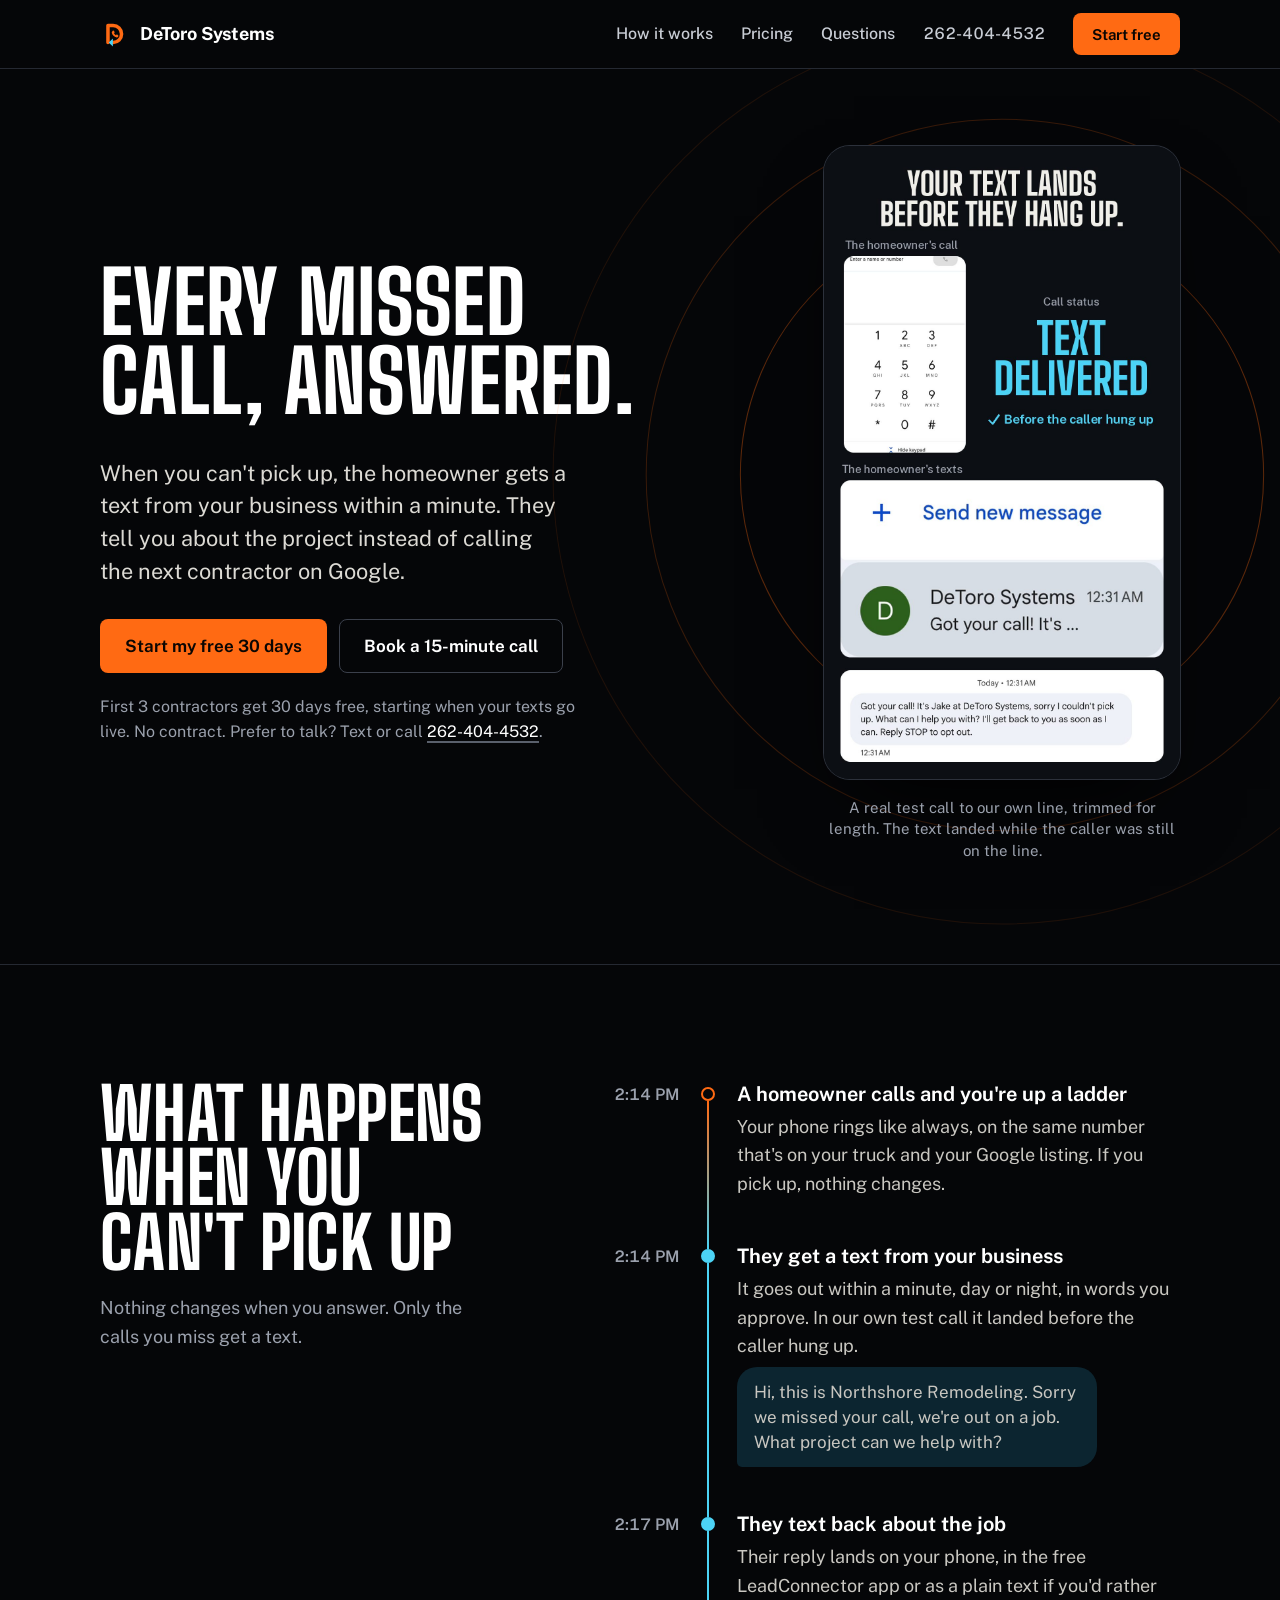
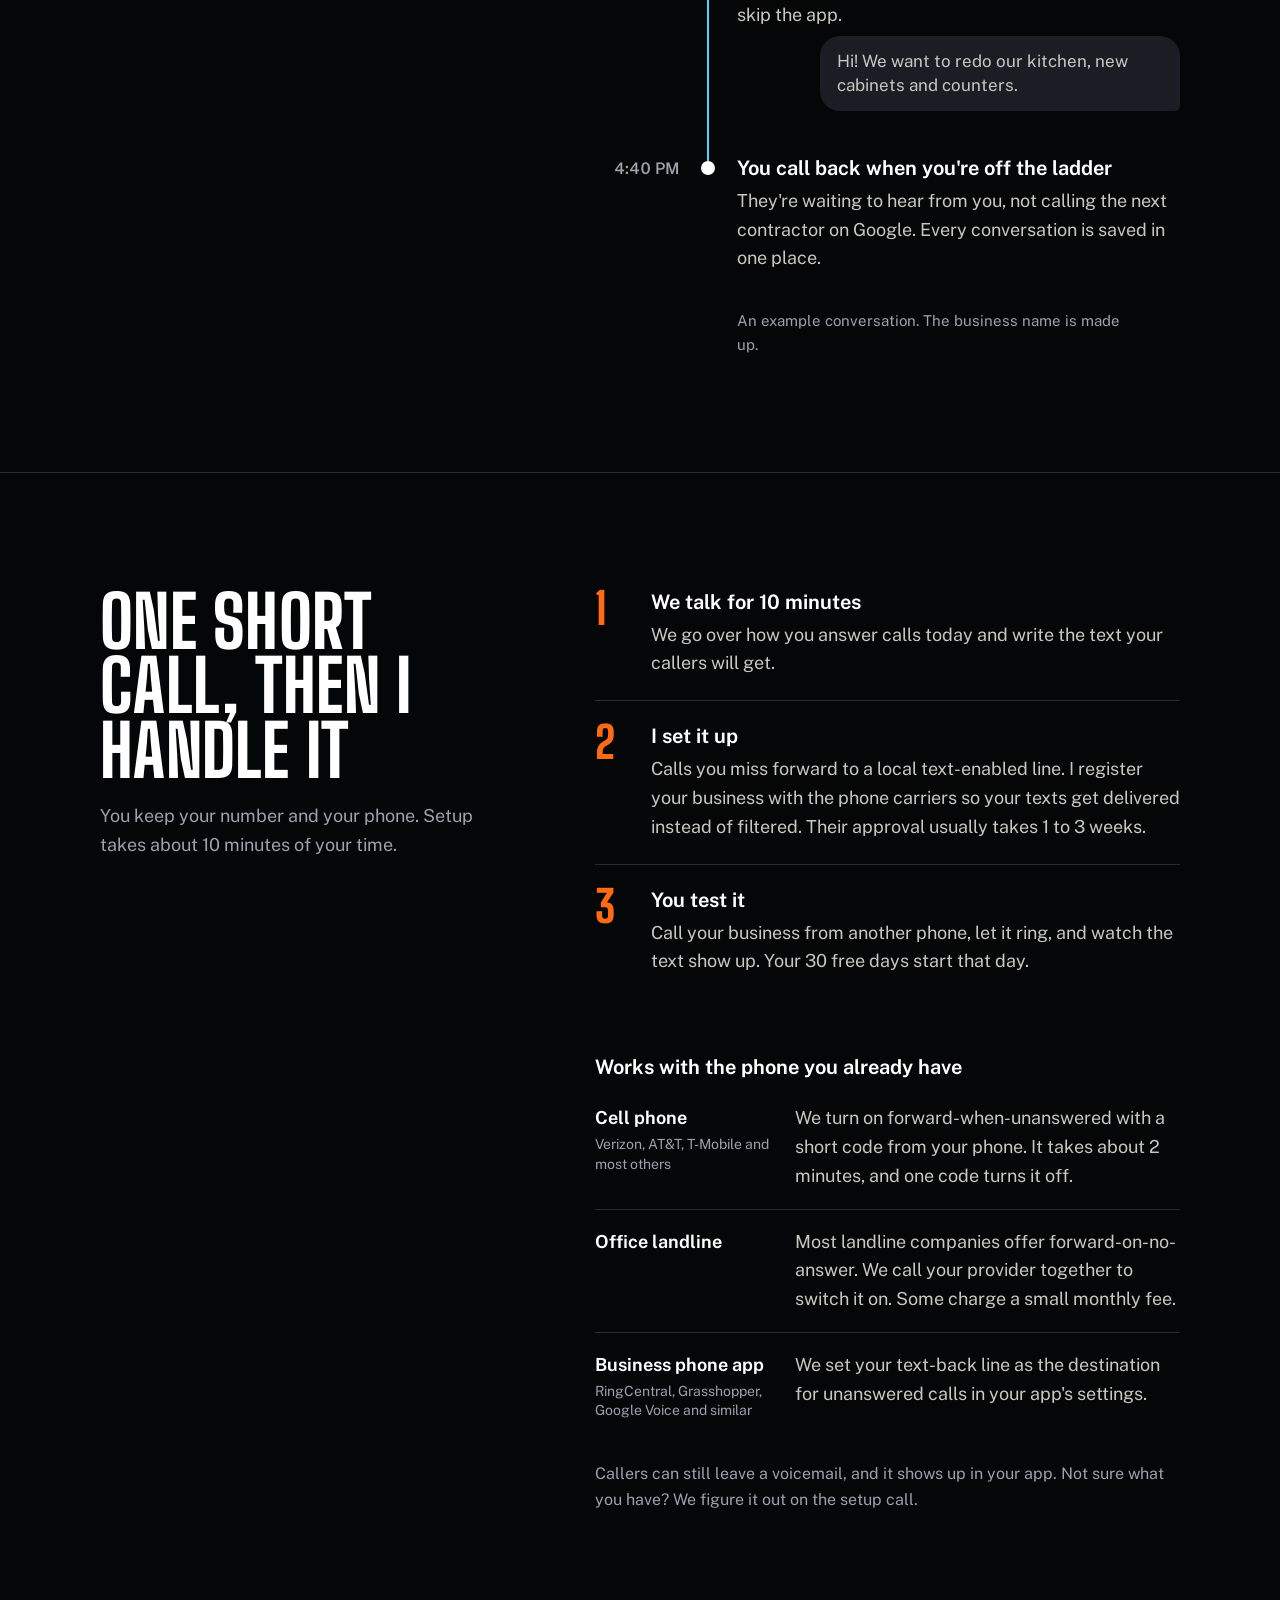
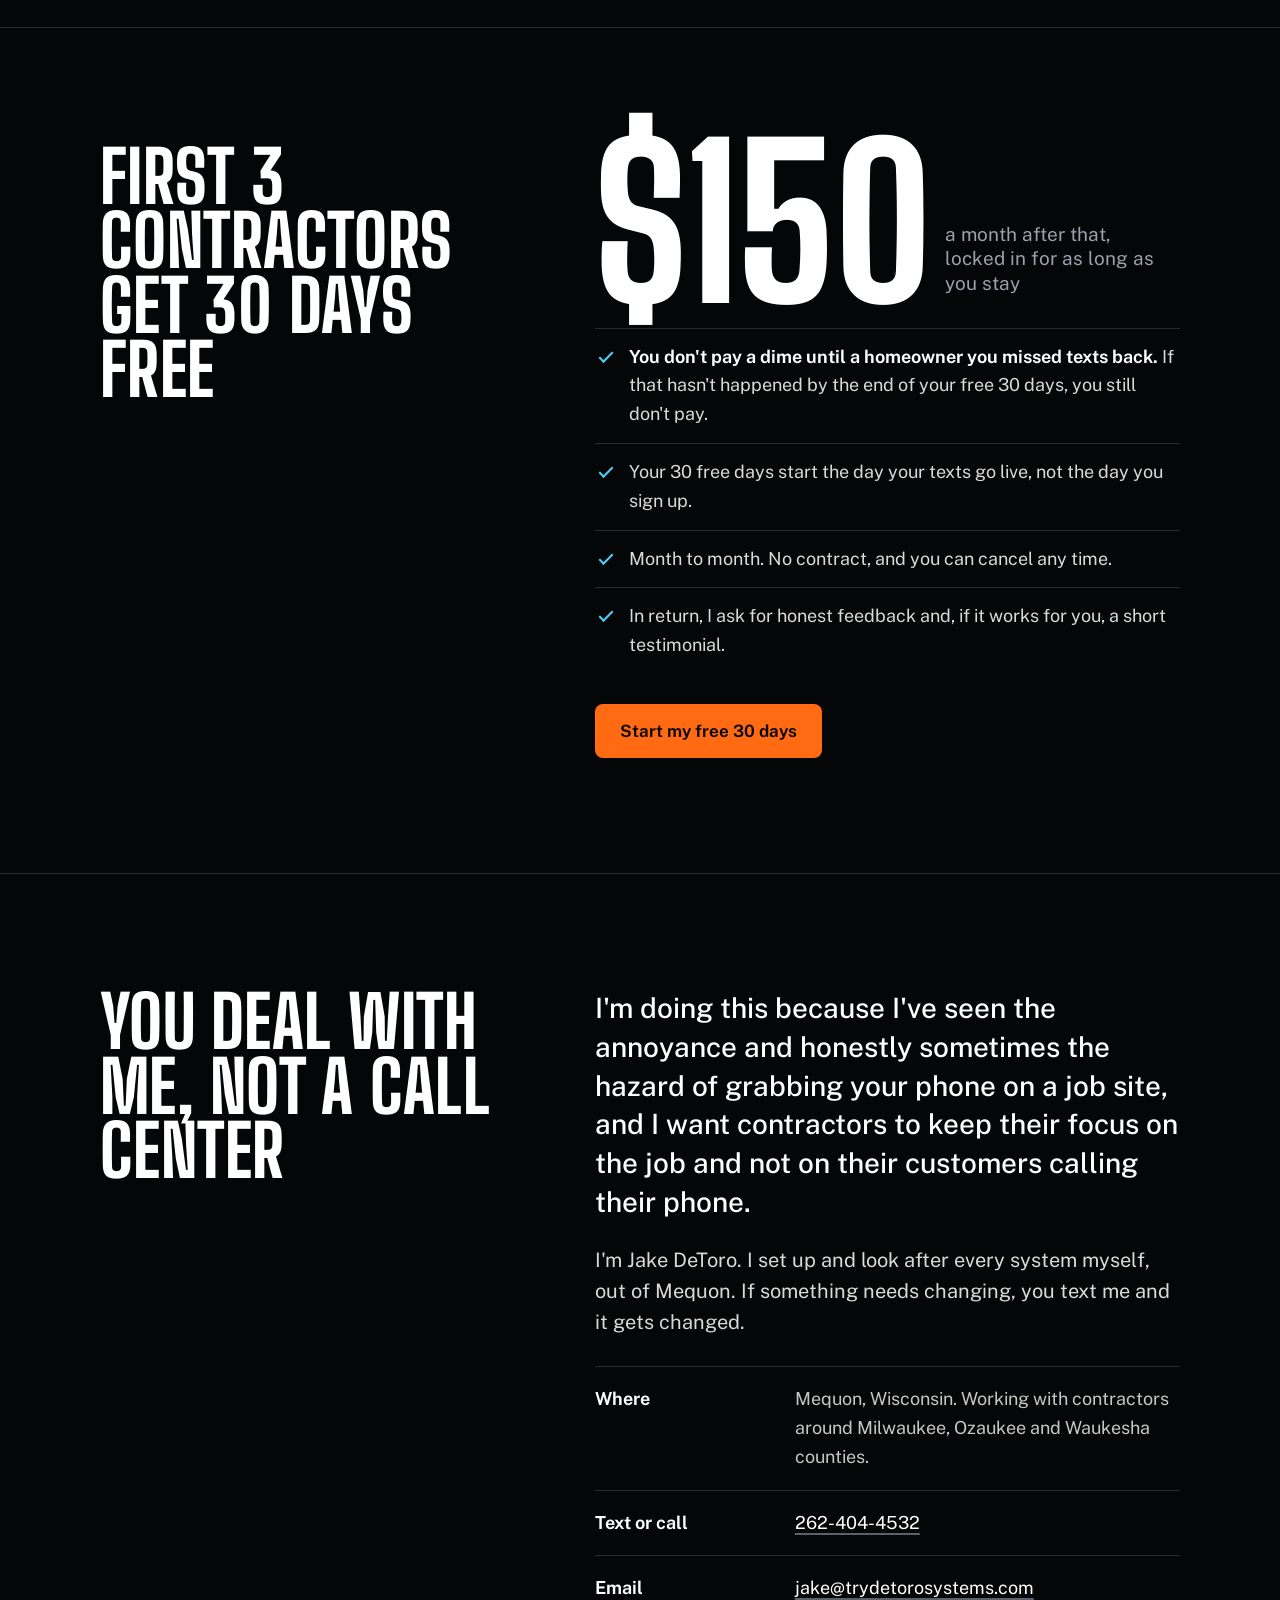
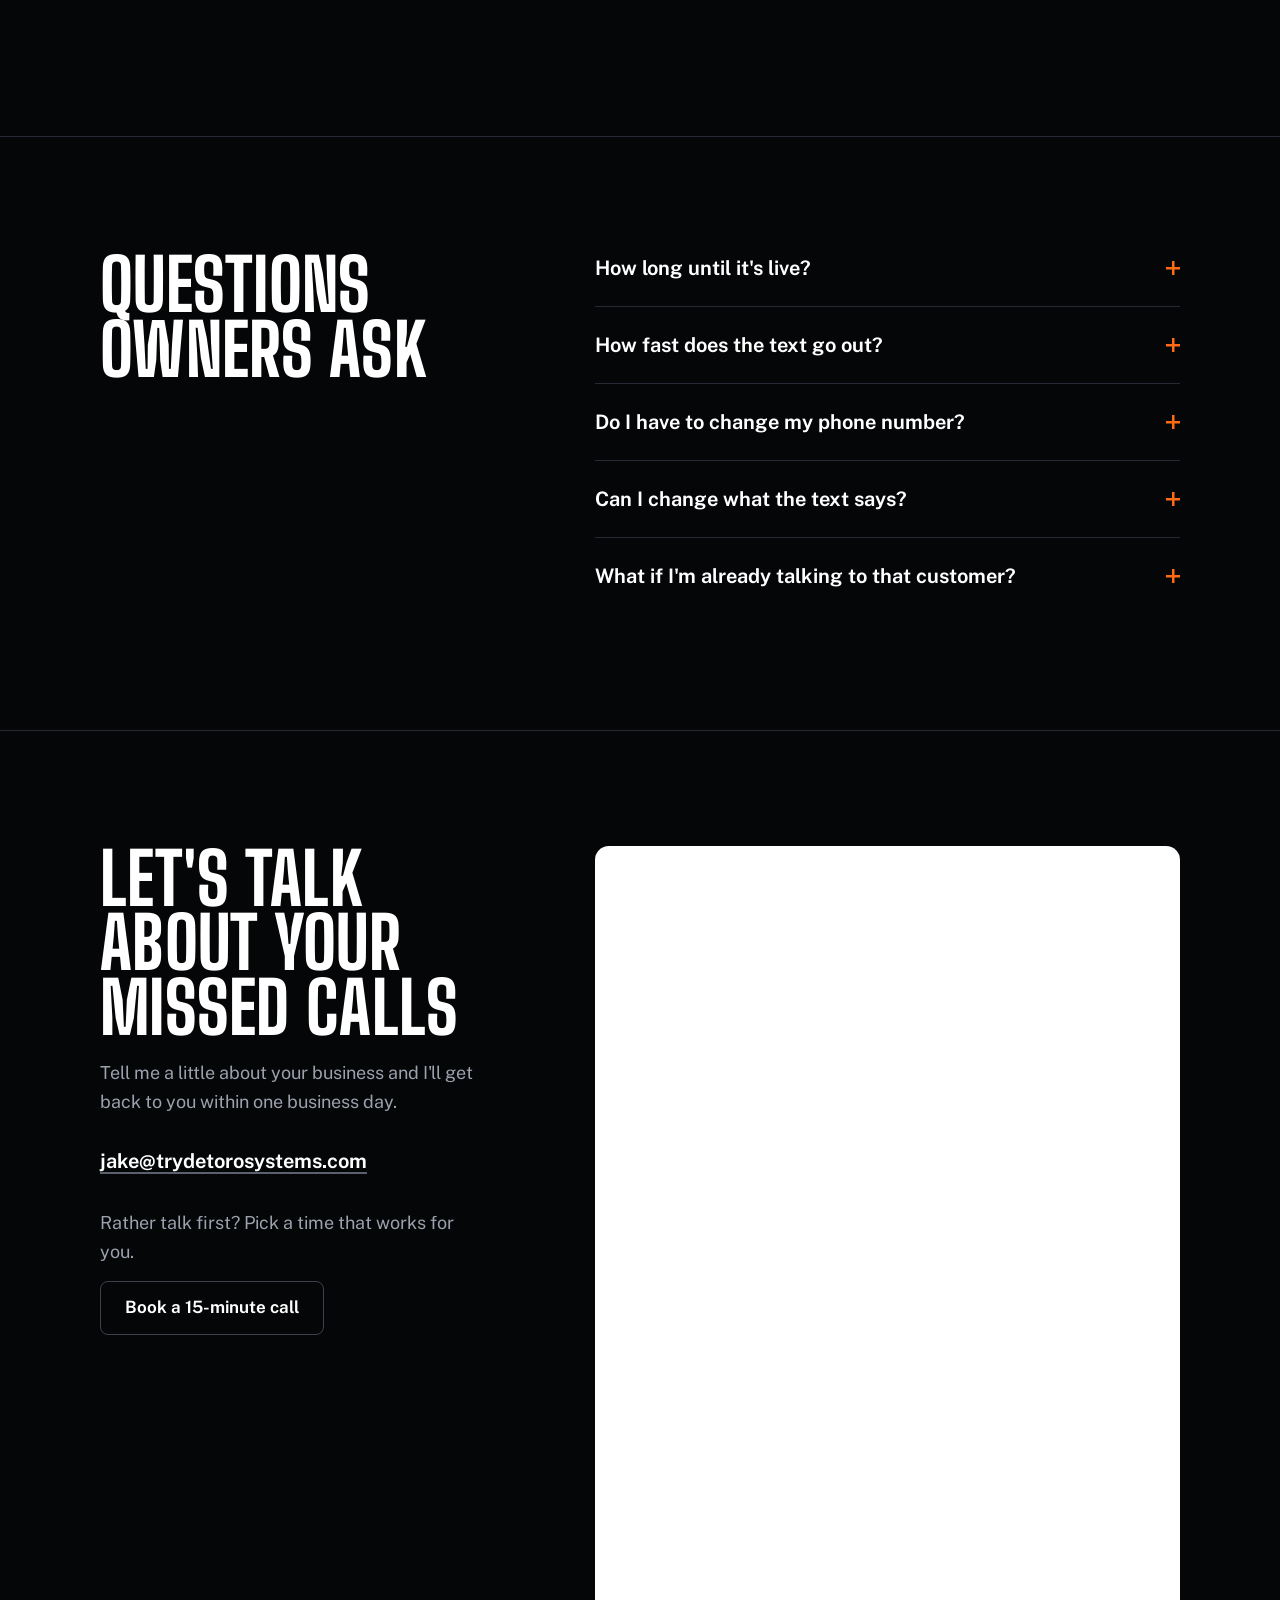
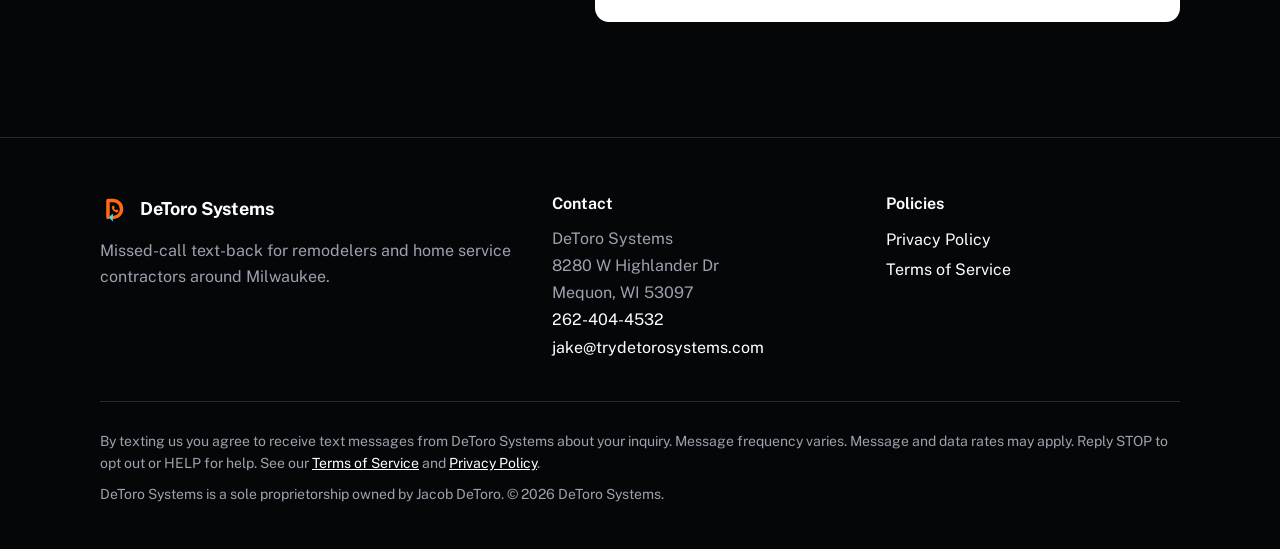
<file: index.html>
<!doctype html>
<html lang="en">
<head>
<meta charset="utf-8">
<meta name="viewport" content="width=device-width, initial-scale=1">
<title>DeToro Systems | Missed-call text-back for remodelers in Mequon and Milwaukee</title>
<meta name="theme-color" content="#050608">
<meta name="author" content="DeToro Systems">
<meta name="description" content="When you can't pick up, the homeowner gets a text from your business within a minute. Missed-call text-back for remodelers and home service contractors around Milwaukee. Based in Mequon, WI.">
<meta property="og:title" content="DeToro Systems | Missed-call text-back for remodelers in Mequon and Milwaukee">
<meta property="og:description" content="When you can't pick up, the homeowner gets a text from your business within a minute. Missed-call text-back for remodelers and home service contractors around Milwaukee. Based in Mequon, WI.">
<meta property="og:type" content="website">
<meta property="og:url" content="https://go.trydetorosystems.com/">
<link rel="icon" type="image/svg+xml" href="favicon.svg?v=2">
<link rel="apple-touch-icon" href="apple-touch-icon.png?v=2">
<link rel="preload" href="fonts/big-shoulders-display.woff2" as="font" type="font/woff2" crossorigin>
<link rel="preload" href="fonts/public-sans.woff2" as="font" type="font/woff2" crossorigin>
<link rel="stylesheet" href="home.css?v=5">
</head>
<body>

<header class="top"><div class="wrap">
  <a aria-label="DeToro Systems home" class="brand" href="/"><svg viewBox="0 0 64 64" width="30" height="30" aria-hidden="true"><path d="M17 50V14h11a18 18 0 0 1 0 36h-3" fill="none" stroke="#FF6A13" stroke-width="7.5" stroke-linecap="round" stroke-linejoin="round"></path><path d="M27.5 41.5 18.5 50l9 8.5z" fill="#4CD3F5"></path><path d="M14.6 10.5c1.4-1 3.3-.8 4.4.5l4.2 5.3c1 1.2.9 3-.1 4.2l-2.6 2.9c1.9 4.2 5.2 7.7 9.4 9.7l2.9-2.5c1.2-1 3-1.1 4.2-.1l5.3 4.3c1.3 1.1 1.5 3 .5 4.4l-2.3 3.3c-1.4 2-4 2.9-6.4 2.1C21.2 41.6 12.4 32.8 9.4 20.9c-.6-2.4.3-5 2.3-6.4z" fill="#FF6A13" transform="translate(21.2 20.5) scale(.42)"></path></svg>DeToro Systems</a>
  <nav class="top-nav" aria-label="Main">
    <a class="plain" href="#how">How it works</a>
    <a class="plain" href="#pricing">Pricing</a>
    <a class="plain" href="#faq">Questions</a>
    <a class="plain tel" href="tel:+12624044532">262-404-4532</a>
    <a class="btn btn-primary" href="#contact">Start free</a>
  </nav>
</div></header>

<main>

<section class="hero" id="hero"><div class="wrap">
  <div>
    <h1><span>Every missed</span> <span>call, answered.</span></h1>
    <p class="lead">When you can't pick up, the homeowner gets a text from your business within a minute. They tell you about the project instead of calling the next contractor on Google.</p>
    <div class="actions">
      <a class="btn btn-primary" href="#contact">Start my free 30 days</a>
      <a class="btn btn-quiet" href="https://api.leadconnectorhq.com/widget/bookings/detoro-intro-call" target="_blank" rel="noopener noreferrer">Book a 15-minute call</a>
    </div>
    <p class="terms">First 3 contractors get 30 days free, starting when your texts go live. No contract. Prefer to talk? Text or call <a class="text-link" href="tel:+12624044532">262-404-4532</a>.</p>
  </div>
  <figure class="proof">
    <video id="call-video" autoplay muted loop playsinline preload="metadata" poster="media/proof.jpg?v=3" width="1080" height="1920" aria-label="Screen recording of a test call. A caller dials DeToro Systems, nobody picks up, and a text from DeToro Systems arrives after the call goes to voicemail, while the caller is still on the line.">
      <source src="media/proof.mp4?v=3" type="video/mp4">
    </video>
    <figcaption>A real test call to our own line, trimmed for length. The text landed while the caller was still on the line.</figcaption>
  </figure>
</div></section>

<section class="band" id="how"><div class="wrap">
  <div class="band-head">
    <h2>What happens when you can't pick up</h2>
    <p>Nothing changes when you answer. Only the calls you miss get a text.</p>
  </div>
  <div>
    <ol class="log">
      <li class="missed"><time>2:14 PM</time><span class="node" aria-hidden="true"></span>
        <div class="entry"><h3>A homeowner calls and you're up a ladder</h3><p>Your phone rings like always, on the same number that's on your truck and your Google listing. If you pick up, nothing changes.</p></div></li>
      <li class="sent"><time>2:14 PM</time><span class="node" aria-hidden="true"></span>
        <div class="entry"><h3>They get a text from your business</h3><p>It goes out within a minute, day or night, in words you approve. In our own test call it landed before the caller hung up.</p>
        <p class="bubble from-you">Hi, this is Northshore Remodeling. Sorry we missed your call, we're out on a job. What project can we help with?</p></div></li>
      <li class="replied"><time>2:17 PM</time><span class="node" aria-hidden="true"></span>
        <div class="entry"><h3>They text back about the job</h3><p>Their reply lands on your phone, in the free LeadConnector app or as a plain text if you'd rather skip the app.</p>
        <p class="bubble from-them">Hi! We want to redo our kitchen, new cabinets and counters.</p></div></li>
      <li class="won"><time>4:40 PM</time><span class="node" aria-hidden="true"></span>
        <div class="entry"><h3>You call back when you're off the ladder</h3><p>They're waiting to hear from you, not calling the next contractor on Google. Every conversation is saved in one place.</p></div></li>
    </ol>
    <p class="log-note">An example conversation. The business name is made up.</p>
  </div>
</div></section>

<section class="band" id="setup"><div class="wrap">
  <div class="band-head">
    <h2>One short call, then I handle it</h2>
    <p>You keep your number and your phone. Setup takes about 10 minutes of your time.</p>
  </div>
  <div>
    <ol class="steps">
      <li><div><h3>We talk for 10 minutes</h3><p>We go over how you answer calls today and write the text your callers will get.</p></div></li>
      <li><div><h3>I set it up</h3><p>Calls you miss forward to a local text-enabled line. I register your business with the phone carriers so your texts get delivered instead of filtered. Their approval usually takes 1 to 3 weeks.</p></div></li>
      <li><div><h3>You test it</h3><p>Call your business from another phone, let it ring, and watch the text show up. Your 30 free days start that day.</p></div></li>
    </ol>
    <h3 class="sub-head">Works with the phone you already have</h3>
    <dl class="rows">
      <div><dt>Cell phone <small>Verizon, AT&amp;T, T-Mobile and most others</small></dt><dd>We turn on forward-when-unanswered with a short code from your phone. It takes about 2 minutes, and one code turns it off.</dd></div>
      <div><dt>Office landline</dt><dd>Most landline companies offer forward-on-no-answer. We call your provider together to switch it on. Some charge a small monthly fee.</dd></div>
      <div><dt>Business phone app <small>RingCentral, Grasshopper, Google Voice and similar</small></dt><dd>We set your text-back line as the destination for unanswered calls in your app's settings.</dd></div>
    </dl>
    <p class="aside">Callers can still leave a voicemail, and it shows up in your app. Not sure what you have? We figure it out on the setup call.</p>
  </div>
</div></section>

<section class="band" id="pricing"><div class="wrap">
  <div class="band-head">
    <h2>First 3 contractors get 30 days free</h2>
  </div>
  <div>
    <p class="price"><b>$150</b> <span>a month after that,<br>locked in for as long as you stay</span></p>
    <ul class="checks">
      <li><strong>You don't pay a dime until a homeowner you missed texts back.</strong> If that hasn't happened by the end of your free 30 days, you still don't pay.</li>
      <li>Your 30 free days start the day your texts go live, not the day you sign up.</li>
      <li>Month to month. No contract, and you can cancel any time.</li>
      <li>In return, I ask for honest feedback and, if it works for you, a short testimonial.</li>
    </ul>
    <a class="btn btn-primary price-cta" href="#contact">Start my free 30 days</a>
  </div>
</div></section>

<section class="band who"><div class="wrap">
  <div class="band-head">
    <h2>You deal with me, not a call center</h2>
  </div>
  <div>
    <p class="why">I'm doing this because I've seen the annoyance and honestly sometimes the hazard of grabbing your phone on a job site, and I want contractors to keep their focus on the job and not on their customers calling their phone.</p>
    <p>I'm Jake DeToro. I set up and look after every system myself, out of Mequon. If something needs changing, you text me and it gets changed.</p>
    <dl class="rows">
      <div><dt>Where</dt><dd>Mequon, Wisconsin. Working with contractors around Milwaukee, Ozaukee and Waukesha counties.</dd></div>
      <div><dt>Text or call</dt><dd><a class="text-link" href="sms:+12624044532">262-404-4532</a></dd></div>
      <div><dt>Email</dt><dd><a class="text-link" href="mailto:jake@trydetorosystems.com">jake@trydetorosystems.com</a></dd></div>
    </dl>
  </div>
</div></section>

<section class="band" id="faq"><div class="wrap">
  <div class="band-head">
    <h2>Questions owners ask</h2>
  </div>
  <div class="faq">
    <details><summary>How long until it's live?</summary><p>Usually about 2 weeks. The setup call takes 10 minutes. Then the phone carriers have to approve your business for texting, which typically takes 1 to 3 weeks. Your 30 free days don't start until your texts are live.</p></details>
    <details><summary>How fast does the text go out?</summary><p>Within a minute of the call going unanswered, once your line is live. In our own test call, the text went out one second after the call went unanswered and landed while the caller was still on the line.</p></details>
    <details><summary>Do I have to change my phone number?</summary><p>No. Calls you don't answer forward to a local text-enabled line, and the text goes out under your business name. Your number stays on your truck, your website and your Google listing.</p></details>
    <details><summary>Can I change what the text says?</summary><p>Yes. You approve the wording before it goes live, and you can change it any time by texting me.</p></details>
    <details><summary>What if I'm already talking to that customer?</summary><p>They get one short, friendly text, the same as any missed caller. If they don't need it, they ignore it. Anyone can reply STOP to stop getting texts.</p></details>
  </div>
</div></section>

<section class="band contact" id="contact"><div class="wrap">
  <div class="band-head">
    <h2>Let's talk about your missed calls</h2>
    <p>Tell me a little about your business and I'll get back to you within one business day.</p>
    <a class="mail text-link" href="mailto:jake@trydetorosystems.com">jake@trydetorosystems.com</a>
    <div class="book">
      <p>Rather talk first? Pick a time that works for you.</p>
      <a class="btn btn-quiet" href="https://api.leadconnectorhq.com/widget/bookings/detoro-intro-call" target="_blank" rel="noopener noreferrer">Book a 15-minute call</a>
    </div>
  </div>
  <div class="form-card"><iframe src="https://msgsndr.com/widget/form/goCrwDGMBXSYS96Tel9L" title="Website Contact" loading="lazy"></iframe></div>
</div></section>

</main>

<footer><div class="wrap">
  <div><a class="brand" href="/"><svg viewBox="0 0 64 64" width="30" height="30" aria-hidden="true"><path d="M17 50V14h11a18 18 0 0 1 0 36h-3" fill="none" stroke="#FF6A13" stroke-width="7.5" stroke-linecap="round" stroke-linejoin="round"></path><path d="M27.5 41.5 18.5 50l9 8.5z" fill="#4CD3F5"></path><path d="M14.6 10.5c1.4-1 3.3-.8 4.4.5l4.2 5.3c1 1.2.9 3-.1 4.2l-2.6 2.9c1.9 4.2 5.2 7.7 9.4 9.7l2.9-2.5c1.2-1 3-1.1 4.2-.1l5.3 4.3c1.3 1.1 1.5 3 .5 4.4l-2.3 3.3c-1.4 2-4 2.9-6.4 2.1C21.2 41.6 12.4 32.8 9.4 20.9c-.6-2.4.3-5 2.3-6.4z" fill="#FF6A13" transform="translate(21.2 20.5) scale(.42)"></path></svg>DeToro Systems</a><p>Missed-call text-back for remodelers and home service contractors around Milwaukee.</p></div>
  <div><h3>Contact</h3><address>DeToro Systems<br>8280 W Highlander Dr<br>Mequon, WI 53097<br><a href="tel:+12624044532">262-404-4532</a><br><a href="mailto:jake@trydetorosystems.com">jake@trydetorosystems.com</a></address></div>
  <div><h3>Policies</h3><ul><li><a href="/privacy">Privacy Policy</a></li><li><a href="/terms">Terms of Service</a></li></ul></div>
  <div class="fine"><p>By texting us you agree to receive text messages from DeToro Systems about your inquiry. Message frequency varies. Message and data rates may apply. Reply STOP to opt out or HELP for help. See our <a href="/terms">Terms of Service</a> and <a href="/privacy">Privacy Policy</a>.</p><p>DeToro Systems is a sole proprietorship owned by Jacob DeToro. © 2026 DeToro Systems.</p></div>
</div></footer>

<script>
(function(){
  var v=document.getElementById("call-video"); if(!v) return;
  var still=window.matchMedia&&window.matchMedia("(prefers-reduced-motion: reduce)").matches;
  if(still){ v.removeAttribute("autoplay"); v.removeAttribute("loop"); v.pause(); v.controls=true; return; }
  if("IntersectionObserver" in window){
    new IntersectionObserver(function(e){ if(e[0].isIntersecting){ var p=v.play(); if(p&&p.catch) p.catch(function(){}); } else { v.pause(); } },{threshold:.2}).observe(v);
  }
})();
</script>
<script src="https://widgets.leadconnectorhq.com/loader.js" data-resources-url="https://widgets.leadconnectorhq.com/chat-widget/loader.js" data-widget-id="6afcf23d75f0c3a520f9e87f"></script>
</body>
</html>
</file>
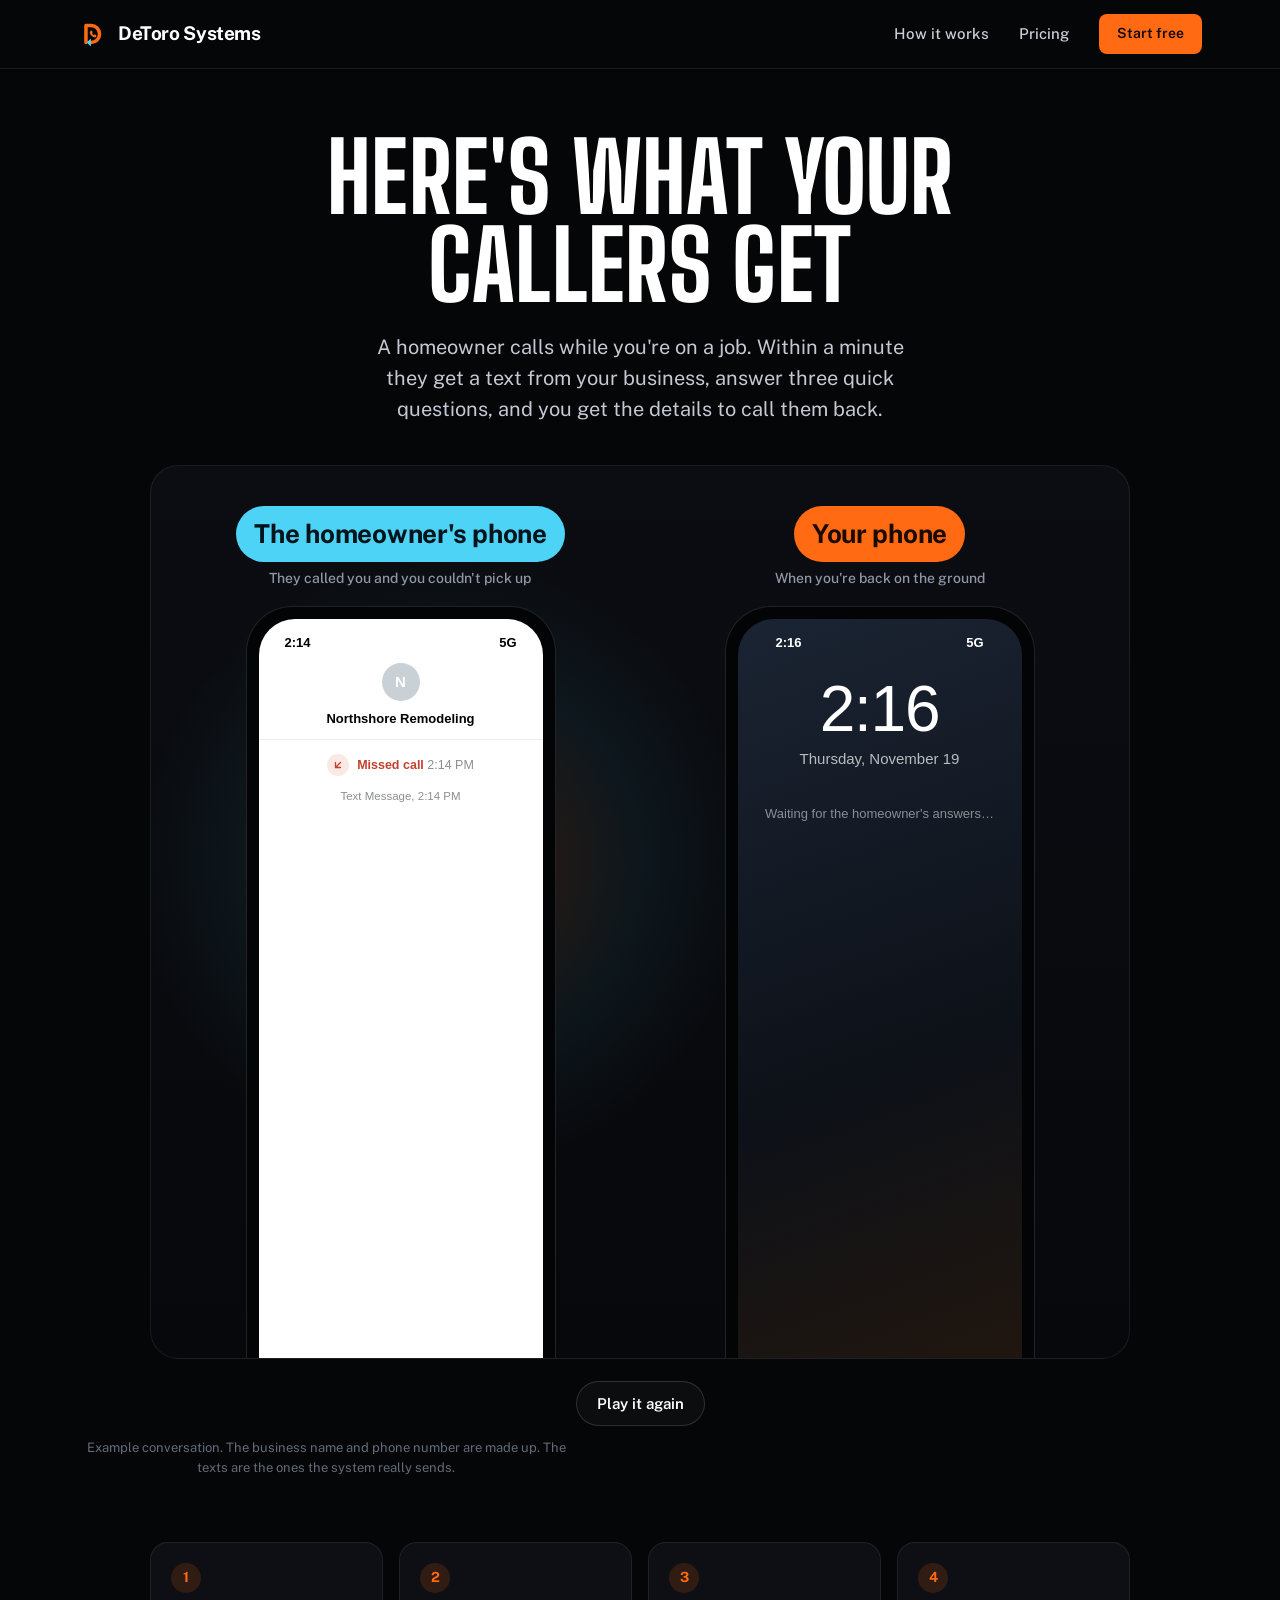
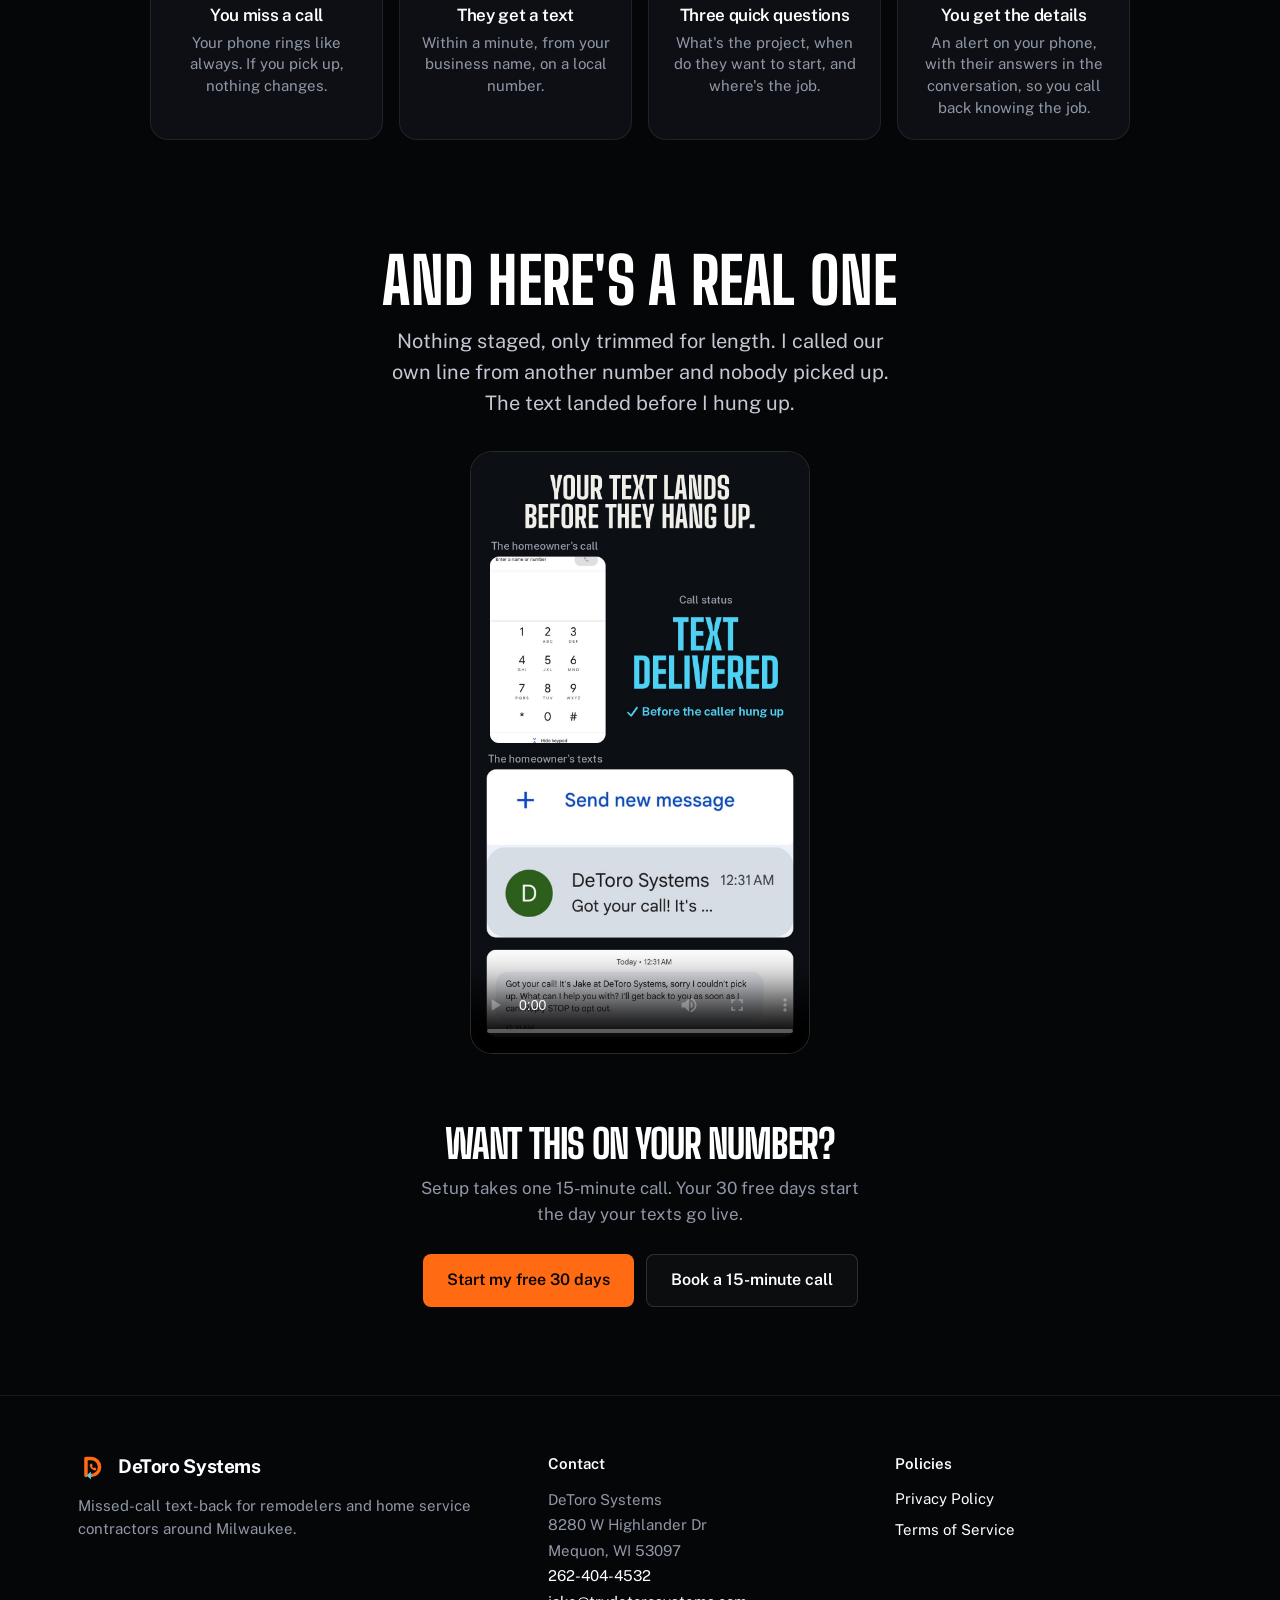
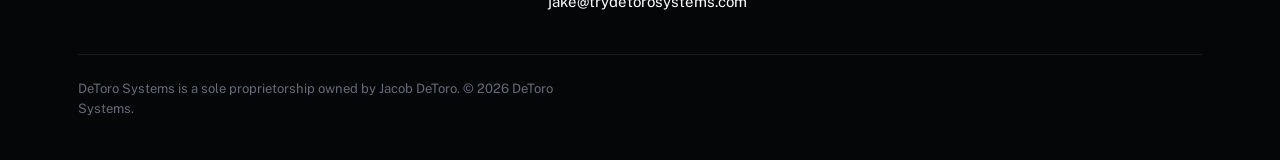
<file: demo.html>
<!doctype html>
<html lang="en">
<head>
<meta charset="utf-8">
<meta name="viewport" content="width=device-width, initial-scale=1">
<title>Demo | DeToro Systems missed-call text-back</title>
<meta name="theme-color" content="#050608">
<meta name="description" content="Watch what happens when a homeowner calls your business and you can't pick up: a text goes out within a minute, asks three quick questions, and sends you the job details.">
<meta property="og:title" content="See it work: missed-call text-back by DeToro Systems">
<meta property="og:description" content="A homeowner calls, you can't pick up. Here's the text conversation they get and the alert you get.">
<meta property="og:type" content="website">
<meta property="og:url" content="https://go.trydetorosystems.com/demo">
<link rel="icon" type="image/svg+xml" href="favicon.svg?v=2">
<link rel="apple-touch-icon" href="apple-touch-icon.png?v=2">
<link rel="stylesheet" href="site.css?v=3">
<style>
.ds-home .demo-hero{padding:64px 0 24px;text-align:center}
.ds-home .demo-hero h1{letter-spacing:.004em;font-size:clamp(46px,7.6vw,96px);line-height:.92;margin:0 auto 22px;max-width:14ch}
.ds-home .demo-hero .lead{color:#c3c8d2;max-width:46ch;margin:0 auto;font-size:clamp(17px,1.8vw,20px)}
.ds-home .demo-stage{border:1px solid var(--line);background:linear-gradient(#0b0d12,#07080b);border-radius:28px;width:min(100%,980px);margin:40px auto 0;padding:40px 24px 0;display:grid;grid-template-columns:1fr 1fr;gap:28px;position:relative;overflow:hidden}
.ds-home .demo-stage:before{content:"";pointer-events:none;background:radial-gradient(circle,#ff6a132e,#4cd3f50f 45%,#0000 70%);width:620px;height:620px;position:absolute;top:45%;left:30%;transform:translate(-50%,-50%)}
.ds-home .side{position:relative;display:flex;flex-direction:column;align-items:center}
.ds-home .side-label{color:var(--muted);font-size:16px;font-weight:600;margin:0 0 16px;text-align:center}
.ds-home .side-label b{display:inline-block;font-size:clamp(20px,2.4vw,26px);font-weight:700;letter-spacing:-.01em;padding:8px 18px;border-radius:999px;margin-bottom:6px}
.ds-home .side-label .who-them{color:#04141a;background:var(--cyan)}
.ds-home .side-label .who-you{color:#1a0b02;background:var(--orange)}
.ds-home .side-label small{display:block;font-size:14px;color:var(--muted);font-weight:500}
.ds-home .demo-stage .phone{min-height:0;height:752px;width:310px;max-width:none;transform-origin:top center}
.ds-home .demo-stage .screen{height:740px;min-height:0}
.ds-home .demo-stage .thread{overflow-y:auto;scrollbar-width:none;scroll-behavior:smooth;gap:7px;padding:10px 12px 14px}
.ds-home .demo-stage .thread::-webkit-scrollbar{display:none}
.ds-home .demo-stage .thread-head{padding:4px 12px 8px}
.ds-home .demo-stage .avatar{width:38px;height:38px;font-size:15px}
.ds-home .demo-stage .bubble{font-size:14px;line-height:1.32;padding:8px 12px}
.ds-home .seq{opacity:0;transform:translateY(8px);transition:opacity .35s ease,transform .35s ease}
.ds-home .seq.on{opacity:1;transform:none}
.ds-home .seq.gone{display:none}
.ds-home .lock{background:linear-gradient(160deg,#1b2433,#0d1118 60%,#20160f);color:#fff;font-family:-apple-system,blinkmacsystemfont,Segoe UI,roboto,sans-serif;align-items:stretch;padding:0 12px}
.ds-home .lock .status{color:#fff}
.ds-home .lock-time{text-align:center;font-size:64px;font-weight:300;letter-spacing:-.02em;margin:18px 0 0;line-height:1}
.ds-home .lock-date{text-align:center;font-size:15px;color:#ffffffb3;margin:6px 0 26px}
.ds-home .notif{background:#ffffffe6;color:#111;border-radius:18px;padding:12px 14px;font-size:13.5px;line-height:1.35;box-shadow:0 8px 24px #0006}
.ds-home .notif-top{display:flex;align-items:center;gap:8px;color:#555;font-size:12px;margin-bottom:4px}
.ds-home .notif-icon{width:20px;height:20px;border-radius:5px;background:var(--orange);display:grid;place-items:center}
.ds-home .notif-icon svg{width:12px;height:12px}
.ds-home .notif-top .when{margin-left:auto}
.ds-home .notif b{display:block;font-size:14px;margin-bottom:2px}
.ds-home .job{background:#ffffffeb;color:#111;border-radius:18px;padding:14px;margin-top:10px;font-size:13.5px}
.ds-home .job h4{margin:0 0 8px;font-size:13px;color:#555;font-weight:600}
.ds-home .job dl{display:grid;grid-template-columns:auto 1fr;gap:6px 12px;margin:0}
.ds-home .job dt{color:#777}
.ds-home .job dd{margin:0;font-weight:600}
.ds-home .job .callbtn{margin-top:12px;background:#34a853;color:#fff;border-radius:12px;padding:9px;text-align:center;font-weight:600}
.ds-home .waiting{color:#ffffff80;text-align:center;font-size:13px;margin-top:8px}
.ds-home .demo-controls{text-align:center;margin:22px 0 0}
.ds-home .replay{font:inherit;cursor:pointer;border:1px solid var(--line2);color:#fff;background:#ffffff08;border-radius:999px;padding:10px 20px;font-size:15px;font-weight:600}
.ds-home .replay:hover{border-color:#ffffff4d}
.ds-home .replay:focus-visible,.ds-home .btn:focus-visible{outline:2px solid var(--orange);outline-offset:3px}
.ds-home .demo-caption{color:var(--dim);font-size:13px;text-align:center;margin:12px 0 0}
.ds-home .demo-steps{list-style:none;padding:0;margin:64px auto 0;max-width:980px;display:grid;grid-template-columns:repeat(4,1fr);gap:16px;counter-reset:s}
.ds-home .demo-steps li{border:1px solid var(--line);background:var(--card);border-radius:18px;padding:20px;counter-increment:s}
.ds-home .demo-steps li:before{content:counter(s);display:grid;place-items:center;width:30px;height:30px;border-radius:50%;background:#ff6a1326;color:var(--orange);font-weight:700;font-size:14px;margin-bottom:12px}
.ds-home .demo-steps h3{margin:0 0 6px;font-size:17px}
.ds-home .demo-steps p{margin:0;color:var(--muted);font-size:15px;line-height:1.45}
.ds-home .demo-cta{text-align:center;padding:64px 0 88px}
.ds-home .demo-cta h2{font-size:clamp(28px,4vw,40px);letter-spacing:-.03em;margin:0 0 12px}
.ds-home .demo-cta p{color:var(--muted);margin:0 auto 26px;max-width:46ch}
.ds-home .demo-cta .cta-row{display:flex;gap:12px;justify-content:center;flex-wrap:wrap}
@media (max-width:820px){
  .ds-home .demo-stage{grid-template-columns:1fr;padding:28px 14px 0;gap:36px}
  .ds-home .demo-steps{grid-template-columns:1fr 1fr}
}
@media (max-width:480px){
  .ds-home .demo-steps{grid-template-columns:1fr}
}
@media (prefers-reduced-motion:reduce){
  .ds-home .seq{transition:none}
  .ds-home .demo-stage .thread{scroll-behavior:auto}
}
</style>
</head>
<body>
<div class="ds-home">
<header class="nav"><div class="wrap">
  <a aria-label="DeToro Systems home" class="brand" href="/"><span class="brand-mark" aria-hidden="true"><svg viewBox="0 0 64 64" width="30" height="30" aria-hidden="true"><path d="M17 50V14h11a18 18 0 0 1 0 36h-3" fill="none" stroke="#FF6A13" stroke-width="7.5" stroke-linecap="round" stroke-linejoin="round"></path><path d="M27.5 41.5 18.5 50l9 8.5z" fill="#4CD3F5"></path><path d="M14.6 10.5c1.4-1 3.3-.8 4.4.5l4.2 5.3c1 1.2.9 3-.1 4.2l-2.6 2.9c1.9 4.2 5.2 7.7 9.4 9.7l2.9-2.5c1.2-1 3-1.1 4.2-.1l5.3 4.3c1.3 1.1 1.5 3 .5 4.4l-2.3 3.3c-1.4 2-4 2.9-6.4 2.1C21.2 41.6 12.4 32.8 9.4 20.9c-.6-2.4.3-5 2.3-6.4z" fill="#FF6A13" transform="translate(21.2 20.5) scale(.42)"></path></svg></span>DeToro Systems</a>
  <nav class="nav-links" aria-label="Main"><a class="plain" href="/#how">How it works</a><a class="plain" href="/#pricing">Pricing</a><a class="btn btn-white" href="/#contact">Start free</a></nav>
</div></header>

<main>
<section class="demo-hero"><div class="wrap">
  <h1>Here's what your callers get</h1>
  <p class="lead">A homeowner calls while you're on a job. Within a minute they get a text from your business, answer three quick questions, and you get the details to call them back.</p>

  <div class="demo-stage" id="stage">
    <div class="side">
      <p class="side-label"><b class="who-them">The homeowner's phone</b><small>They called you and you couldn't pick up</small></p>
      <div class="phone" role="img" aria-label="The homeowner calls and nobody answers. Within a minute they get a text from Northshore Remodeling asking what project they need, when they want to start and where the job is. They answer each one, and the business replies that it will call them back as soon as possible.">
        <div class="screen">
          <div class="status"><span>2:14</span><span>5G</span></div>
          <div class="thread-head"><div class="avatar" aria-hidden="true">N</div><b>Northshore Remodeling</b></div>
          <div class="thread" id="thread" aria-hidden="true">
            <div class="call-card seq" data-t="400"><span class="dot"><svg viewBox="0 0 24 24" fill="none" stroke="#C2412D" stroke-width="2.6" stroke-linecap="round"><path d="M17 7 7 17M7 7h10v10" transform="rotate(180 12 12)"></path></svg></span><span><strong>Missed call</strong>&nbsp;2:14 PM</span></div>
            <div class="stamp seq" data-t="1300">Text Message, 2:14 PM</div>
            <div class="typing seq" data-t="1900" data-hide="3200"><i></i><i></i><i></i></div>
            <div class="bubble in seq" data-t="3200">Hi, this is Northshore Remodeling. Sorry we missed your call, we're probably out on a job. What project can we help you with? Reply STOP to opt out.</div>
            <div class="bubble out seq" data-t="5400">Hi! We want to redo our kitchen, new cabinets and counters.</div>
            <div class="bubble in seq" data-t="6900">Thanks! Roughly when are you hoping to get started?</div>
            <div class="bubble out seq" data-t="8700">Sometime this spring.</div>
            <div class="bubble in seq" data-t="10000">Got it. And what's the address or zip code for the job?</div>
            <div class="bubble out seq" data-t="11800" id="loc-reply">53213, in Wauwatosa.</div>
            <div class="bubble in seq" data-t="13100">Perfect, thank you! We'll give you a call back ASAP.</div>
            <div class="stamp seq" data-t="13700">Delivered</div>
          </div>
        </div>
      </div>
    </div>

    <div class="side">
      <p class="side-label"><b class="who-you">Your phone</b><small>When you're back on the ground</small></p>
      <div class="phone" role="img" aria-label="Your phone's lock screen shows an alert: lead ready, call them back. Below it, the homeowner's replies from the text conversation: a kitchen with new cabinets and counters, sometime this spring, and the job's zip code, with a button to call them back.">
        <div class="screen lock">
          <div class="status"><span>2:16</span><span>5G</span></div>
          <p class="lock-time">2:16</p>
          <p class="lock-date">Thursday, November 19</p>
          <p class="waiting" id="waiting" aria-hidden="true">Waiting for the homeowner's answers…</p>
          <div class="notif seq" data-t="14600" aria-hidden="true">
            <div class="notif-top"><span class="notif-icon"><svg viewBox="0 0 24 24" fill="none" stroke="#fff" stroke-width="2.6" stroke-linecap="round" stroke-linejoin="round"><path d="M21 12a8.5 8.5 0 0 1-12.6 7.4L3 21l1.6-5.2A8.5 8.5 0 1 1 21 12z"></path></svg></span>LeadConnector<span class="when">now</span></div>
            <b>Lead ready: call them back</b>
            (414) 555-0148 answered all 3 questions (project, timing, address). Open the conversation and call them back.
          </div>
          <div class="job seq" data-t="15600" aria-hidden="true">
            <h4>Their replies, in the conversation</h4>
            <dl><dt>Project</dt><dd>"We want to redo our kitchen, new cabinets and counters."</dd><dt>Start</dt><dd>"Sometime this spring."</dd><dt>Where</dt><dd id="loc-card">"53213, in Wauwatosa."</dd></dl>
            <div class="callbtn">Call back</div>
          </div>
        </div>
      </div>
    </div>
  </div>
  <div class="demo-controls"><button class="replay" type="button" id="replay">Play it again</button></div>
  <p class="demo-caption">Example conversation. The business name and phone number are made up. The texts are the ones the system really sends.</p>

  <ol class="demo-steps">
    <li><h3>You miss a call</h3><p>Your phone rings like always. If you pick up, nothing changes.</p></li>
    <li><h3>They get a text</h3><p>Within a minute, from your business name, on a local number.</p></li>
    <li><h3>Three quick questions</h3><p>What's the project, when do they want to start, and where's the job.</p></li>
    <li><h3>You get the details</h3><p>An alert on your phone, with their answers in the conversation, so you call back knowing the job.</p></li>
  </ol>
</div></section>

<section class="real"><div class="wrap">
  <h2>And here's a real one</h2>
  <p class="lead">Nothing staged, only trimmed for length. I called our own line from another number and nobody picked up. The text landed before I hung up.</p>
  <video controls playsinline preload="metadata" poster="media/proof.jpg?v=3" width="1080" height="1920" aria-label="Screen recording of a test call. A caller dials DeToro Systems, nobody picks up, and a text from DeToro Systems arrives after the call goes to voicemail, while the caller is still on the line."><source src="media/proof.mp4?v=3" type="video/mp4"></video>
</div></section>

<section class="demo-cta"><div class="wrap">
  <h2>Want this on your number?</h2>
  <p>Setup takes one 15-minute call. Your 30 free days start the day your texts go live.</p>
  <div class="cta-row">
    <a class="btn btn-white" href="/#contact">Start my free 30 days</a>
    <a class="btn btn-ghost" href="https://api.leadconnectorhq.com/widget/bookings/detoro-intro-call" target="_blank" rel="noopener noreferrer">Book a 15-minute call</a>
  </div>
</div></section>
</main>

<footer><div class="wrap">
  <div><a class="brand" href="/"><span class="brand-mark" aria-hidden="true"><svg viewBox="0 0 64 64" width="30" height="30" aria-hidden="true"><path d="M17 50V14h11a18 18 0 0 1 0 36h-3" fill="none" stroke="#FF6A13" stroke-width="7.5" stroke-linecap="round" stroke-linejoin="round"></path><path d="M27.5 41.5 18.5 50l9 8.5z" fill="#4CD3F5"></path><path d="M14.6 10.5c1.4-1 3.3-.8 4.4.5l4.2 5.3c1 1.2.9 3-.1 4.2l-2.6 2.9c1.9 4.2 5.2 7.7 9.4 9.7l2.9-2.5c1.2-1 3-1.1 4.2-.1l5.3 4.3c1.3 1.1 1.5 3 .5 4.4l-2.3 3.3c-1.4 2-4 2.9-6.4 2.1C21.2 41.6 12.4 32.8 9.4 20.9c-.6-2.4.3-5 2.3-6.4z" fill="#FF6A13" transform="translate(21.2 20.5) scale(.42)"></path></svg></span>DeToro Systems</a><p>Missed-call text-back for remodelers and home service contractors around Milwaukee.</p></div>
  <div><h4>Contact</h4><address>DeToro Systems<br>8280 W Highlander Dr<br>Mequon, WI 53097<br><a href="tel:+12624044532">262-404-4532</a><br><a href="mailto:jake@trydetorosystems.com">jake@trydetorosystems.com</a></address></div>
  <div><h4>Policies</h4><ul><li><a href="/privacy">Privacy Policy</a></li><li><a href="/terms">Terms of Service</a></li></ul></div>
  <div class="fine"><p>DeToro Systems is a sole proprietorship owned by Jacob DeToro. © 2026 DeToro Systems.</p></div>
</div></footer>
</div>

<script>
(function(){
  var items=[].slice.call(document.querySelectorAll(".seq"));
  var thread=document.getElementById("thread"), waiting=document.getElementById("waiting");
  var reduce=window.matchMedia&&window.matchMedia("(prefers-reduced-motion: reduce)").matches;
  var timers=[], started=false, li=Math.floor(Math.random()*5);
  var LOC=["53213, in Wauwatosa.","53005, in Brookfield.","53211, in Shorewood.","53051, in Menomonee Falls.","53217, in Whitefish Bay."];
  function clear(){timers.forEach(clearTimeout);timers=[];items.forEach(function(el){el.classList.remove("on","gone")});waiting.style.display="";thread.scrollTop=0}
  function show(el){
    el.classList.add("on");
    if(el.classList.contains("notif")) waiting.style.display="none";
    if(thread.contains(el)) thread.scrollTop=thread.scrollHeight;
  }
  function play(){
    clear(); started=true;
    var l=LOC[li%LOC.length]; li++;
    document.getElementById("loc-reply").textContent=l;
    document.getElementById("loc-card").textContent="\u201c"+l+"\u201d";
    if(reduce){items.forEach(function(el){if(el.dataset.hide) el.classList.add("gone"); else show(el)}); return}
    items.forEach(function(el){
      timers.push(setTimeout(function(){show(el)},+el.dataset.t));
      if(el.dataset.hide) timers.push(setTimeout(function(){el.classList.add("gone")},+el.dataset.hide));
    });
  }
  document.getElementById("replay").addEventListener("click",play);
  var phones=[].slice.call(document.querySelectorAll(".demo-stage .phone"));
  function fit(){
    var vh=(window.visualViewport?window.visualViewport.height:window.innerHeight);
    var avail=document.getElementById("stage").clientWidth-28;
    var s=Math.min(1,(vh-96)/752,avail/312);
    phones.forEach(function(ph){
      ph.style.transform=s<1?"scale("+s.toFixed(3)+")":"";
      ph.style.marginBottom=s<1?(-752*(1-s)).toFixed(0)+"px":"";
    });
  }
  fit(); window.addEventListener("resize",fit); if(window.visualViewport) window.visualViewport.addEventListener("resize",fit);
  var firstPhone=thread.closest(".phone");
  if("IntersectionObserver" in window && !reduce){
    new IntersectionObserver(function(e,o){if(e[0].isIntersecting&&!started){play();o.disconnect()}},{threshold:.25}).observe(firstPhone);
  } else { play(); }
})();
</script>
</body>
</html>
</file>
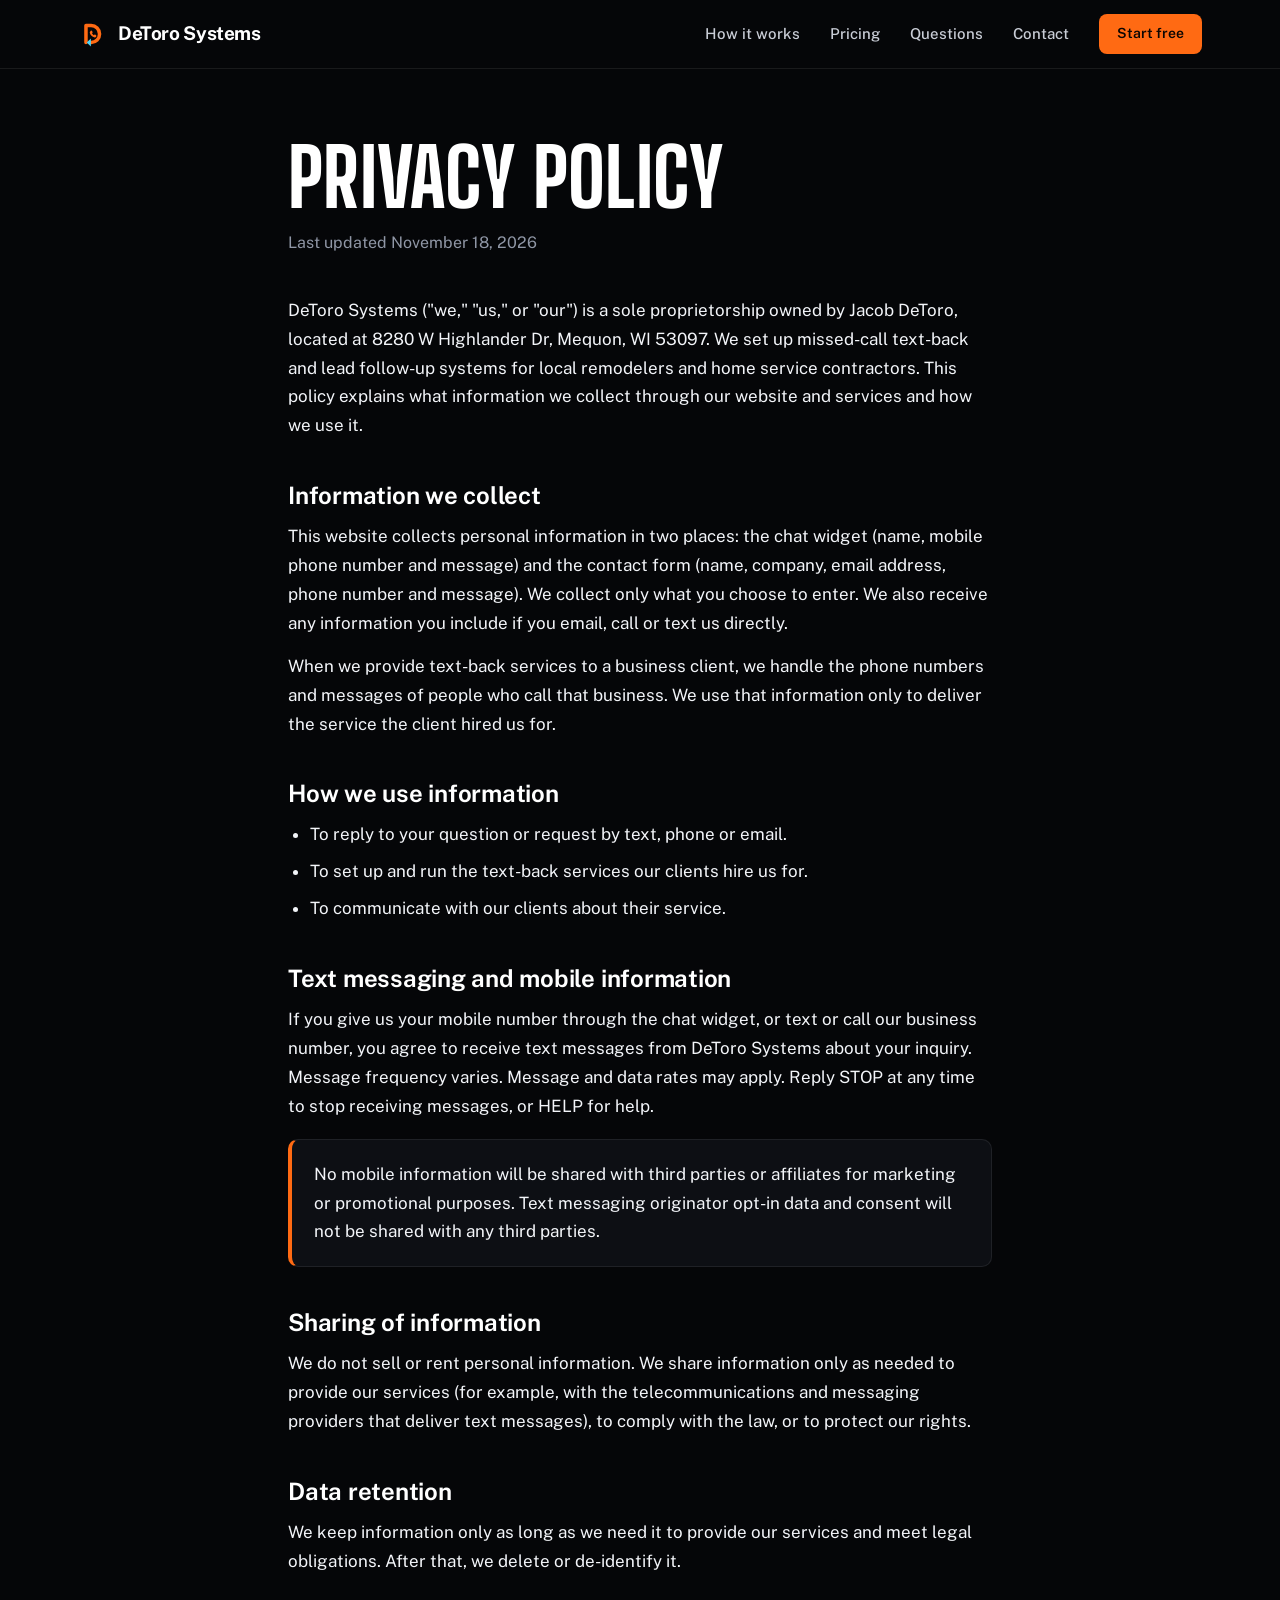
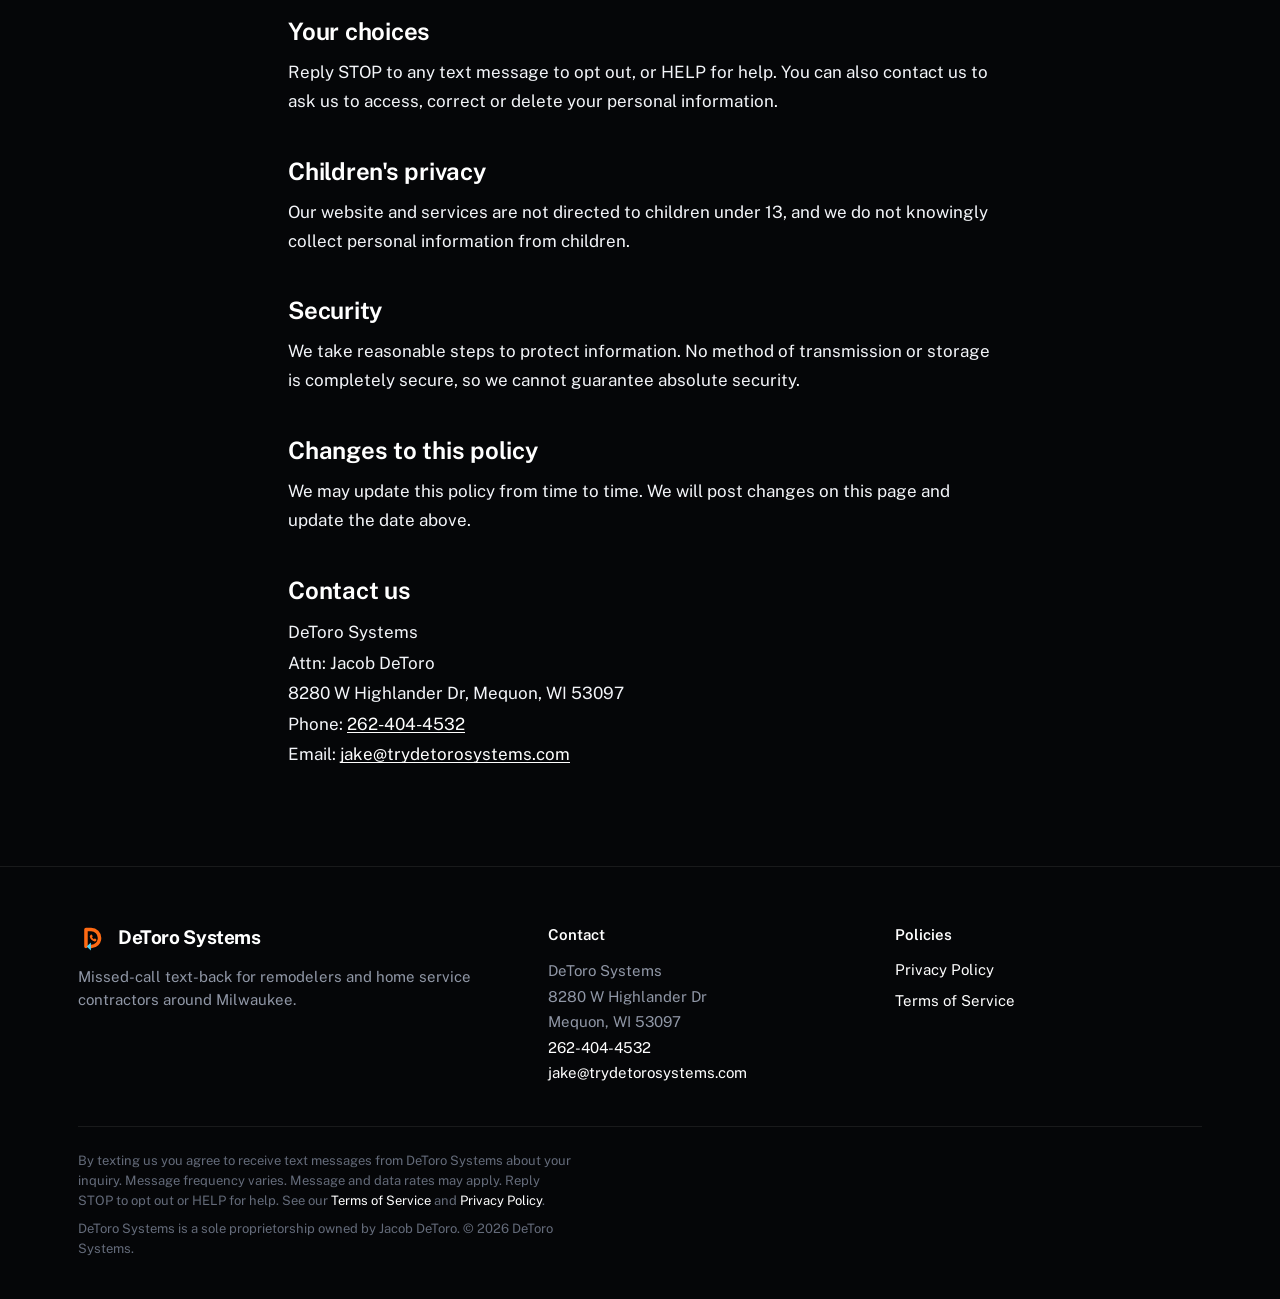
<file: privacy.html>
<!doctype html>
<html lang="en">
<head>
<meta charset="utf-8">
<meta name="viewport" content="width=device-width, initial-scale=1">
<title>Privacy Policy | DeToro Systems</title>
<meta name="theme-color" content="#050608">
<meta name="description" content="How DeToro Systems collects, uses and protects information, including text messaging and mobile information.">
<link rel="icon" type="image/svg+xml" href="favicon.svg?v=2">
<link rel="apple-touch-icon" href="apple-touch-icon.png?v=2">
<link rel="stylesheet" href="site.css?v=3">
</head>
<body>
<div class="ds-home">
<header class="nav"><div class="wrap">
  <a aria-label="DeToro Systems home" class="brand" href="/"><span class="brand-mark" aria-hidden="true"><svg viewBox="0 0 64 64" width="30" height="30" aria-hidden="true"><path d="M17 50V14h11a18 18 0 0 1 0 36h-3" fill="none" stroke="#FF6A13" stroke-width="7.5" stroke-linecap="round" stroke-linejoin="round"></path><path d="M27.5 41.5 18.5 50l9 8.5z" fill="#4CD3F5"></path><path d="M14.6 10.5c1.4-1 3.3-.8 4.4.5l4.2 5.3c1 1.2.9 3-.1 4.2l-2.6 2.9c1.9 4.2 5.2 7.7 9.4 9.7l2.9-2.5c1.2-1 3-1.1 4.2-.1l5.3 4.3c1.3 1.1 1.5 3 .5 4.4l-2.3 3.3c-1.4 2-4 2.9-6.4 2.1C21.2 41.6 12.4 32.8 9.4 20.9c-.6-2.4.3-5 2.3-6.4z" fill="#FF6A13" transform="translate(21.2 20.5) scale(.42)"></path></svg></span>DeToro Systems</a>
  <nav class="nav-links" aria-label="Main"><a class="plain" href="/#how">How it works</a><a class="plain" href="/#pricing">Pricing</a><a class="plain" href="/#faq">Questions</a><a class="plain" href="/#contact">Contact</a><a class="btn btn-white" href="/#contact">Start free</a></nav>
</div></header>
<main class="legal"><div class="wrap"><h1>Privacy Policy</h1><p class="updated">Last updated November 18, 2026</p><p>DeToro Systems ("we," "us," or "our") is a sole proprietorship owned by Jacob DeToro, located at 8280 W Highlander Dr, Mequon, WI 53097. We set up missed-call text-back and lead follow-up systems for local remodelers and home service contractors. This policy explains what information we collect through our website and services and how we use it.</p><h2>Information we collect</h2><p>This website collects personal information in two places: the chat widget (name, mobile phone number and message) and the contact form (name, company, email address, phone number and message). We collect only what you choose to enter. We also receive any information you include if you email, call or text us directly.</p><p>When we provide text-back services to a business client, we handle the phone numbers and messages of people who call that business. We use that information only to deliver the service the client hired us for.</p><h2>How we use information</h2><ul><li>To reply to your question or request by text, phone or email.</li><li>To set up and run the text-back services our clients hire us for.</li><li>To communicate with our clients about their service.</li></ul><h2>Text messaging and mobile information</h2><p>If you give us your mobile number through the chat widget, or text or call our business number, you agree to receive text messages from DeToro Systems about your inquiry. Message frequency varies. Message and data rates may apply. Reply STOP at any time to stop receiving messages, or HELP for help.</p><p class="key">No mobile information will be shared with third parties or affiliates for marketing or promotional purposes. Text messaging originator opt-in data and consent will not be shared with any third parties.</p><h2>Sharing of information</h2><p>We do not sell or rent personal information. We share information only as needed to provide our services (for example, with the telecommunications and messaging providers that deliver text messages), to comply with the law, or to protect our rights.</p><h2>Data retention</h2><p>We keep information only as long as we need it to provide our services and meet legal obligations. After that, we delete or de-identify it.</p><h2>Your choices</h2><p>Reply STOP to any text message to opt out, or HELP for help. You can also contact us to ask us to access, correct or delete your personal information.</p><h2>Children's privacy</h2><p>Our website and services are not directed to children under 13, and we do not knowingly collect personal information from children.</p><h2>Security</h2><p>We take reasonable steps to protect information. No method of transmission or storage is completely secure, so we cannot guarantee absolute security.</p><h2>Changes to this policy</h2><p>We may update this policy from time to time. We will post changes on this page and update the date above.</p><h2>Contact us</h2><address>DeToro Systems<br>Attn: Jacob DeToro<br>8280 W Highlander Dr, Mequon, WI 53097<br>Phone: <a href="tel:+12624044532">262-404-4532</a><br>Email: <a href="mailto:jake@trydetorosystems.com">jake@trydetorosystems.com</a></address></div></main>
<footer><div class="wrap">
  <div><a class="brand" href="/"><span class="brand-mark" aria-hidden="true"><svg viewBox="0 0 64 64" width="30" height="30" aria-hidden="true"><path d="M17 50V14h11a18 18 0 0 1 0 36h-3" fill="none" stroke="#FF6A13" stroke-width="7.5" stroke-linecap="round" stroke-linejoin="round"></path><path d="M27.5 41.5 18.5 50l9 8.5z" fill="#4CD3F5"></path><path d="M14.6 10.5c1.4-1 3.3-.8 4.4.5l4.2 5.3c1 1.2.9 3-.1 4.2l-2.6 2.9c1.9 4.2 5.2 7.7 9.4 9.7l2.9-2.5c1.2-1 3-1.1 4.2-.1l5.3 4.3c1.3 1.1 1.5 3 .5 4.4l-2.3 3.3c-1.4 2-4 2.9-6.4 2.1C21.2 41.6 12.4 32.8 9.4 20.9c-.6-2.4.3-5 2.3-6.4z" fill="#FF6A13" transform="translate(21.2 20.5) scale(.42)"></path></svg></span>DeToro Systems</a><p>Missed-call text-back for remodelers and home service contractors around Milwaukee.</p></div>
  <div><h4>Contact</h4><address>DeToro Systems<br>8280 W Highlander Dr<br>Mequon, WI 53097<br><a href="tel:+12624044532">262-404-4532</a><br><a href="mailto:jake@trydetorosystems.com">jake@trydetorosystems.com</a></address></div>
  <div><h4>Policies</h4><ul><li><a href="/privacy">Privacy Policy</a></li><li><a href="/terms">Terms of Service</a></li></ul></div>
  <div class="fine"><p>By texting us you agree to receive text messages from DeToro Systems about your inquiry. Message frequency varies. Message and data rates may apply. Reply STOP to opt out or HELP for help. See our <a href="/terms">Terms of Service</a> and <a href="/privacy">Privacy Policy</a>.</p><p>DeToro Systems is a sole proprietorship owned by Jacob DeToro. © 2026 DeToro Systems.</p></div>
</div></footer>
</div>
</body>
</html>
</file>
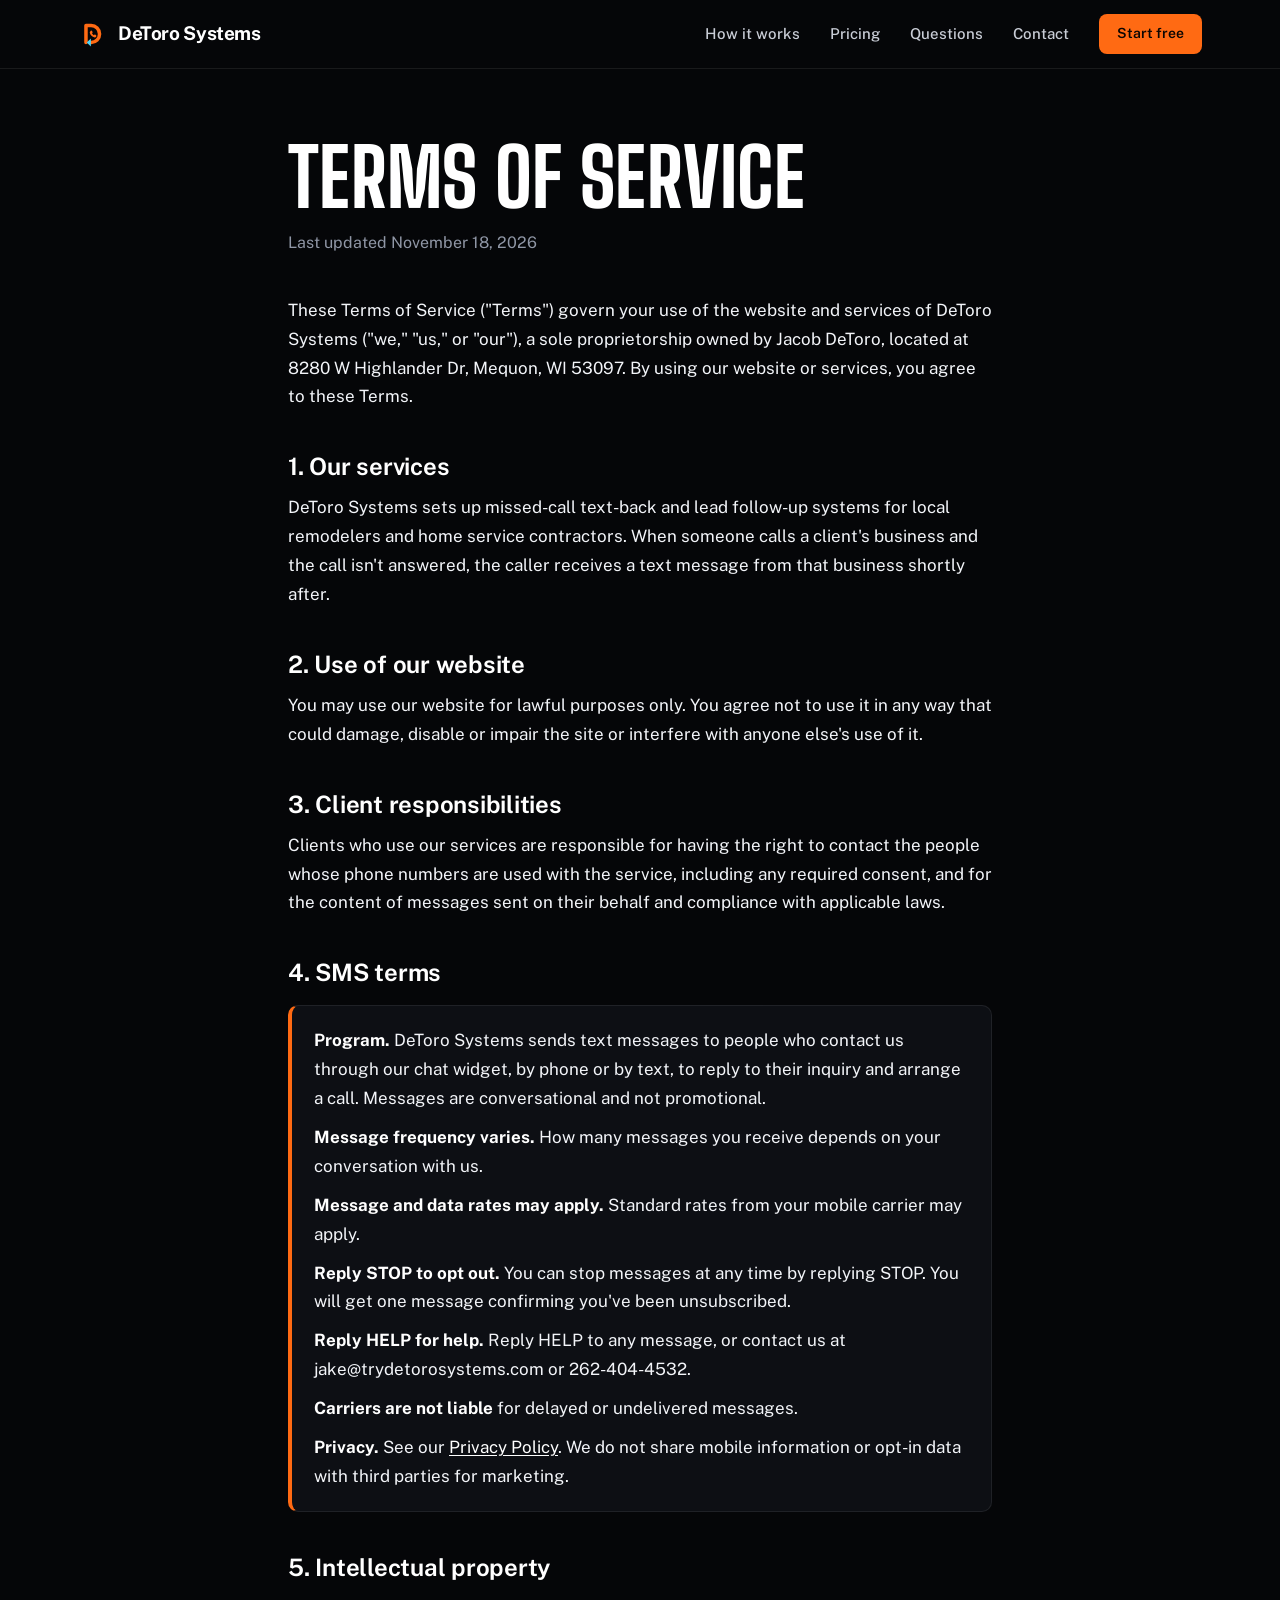
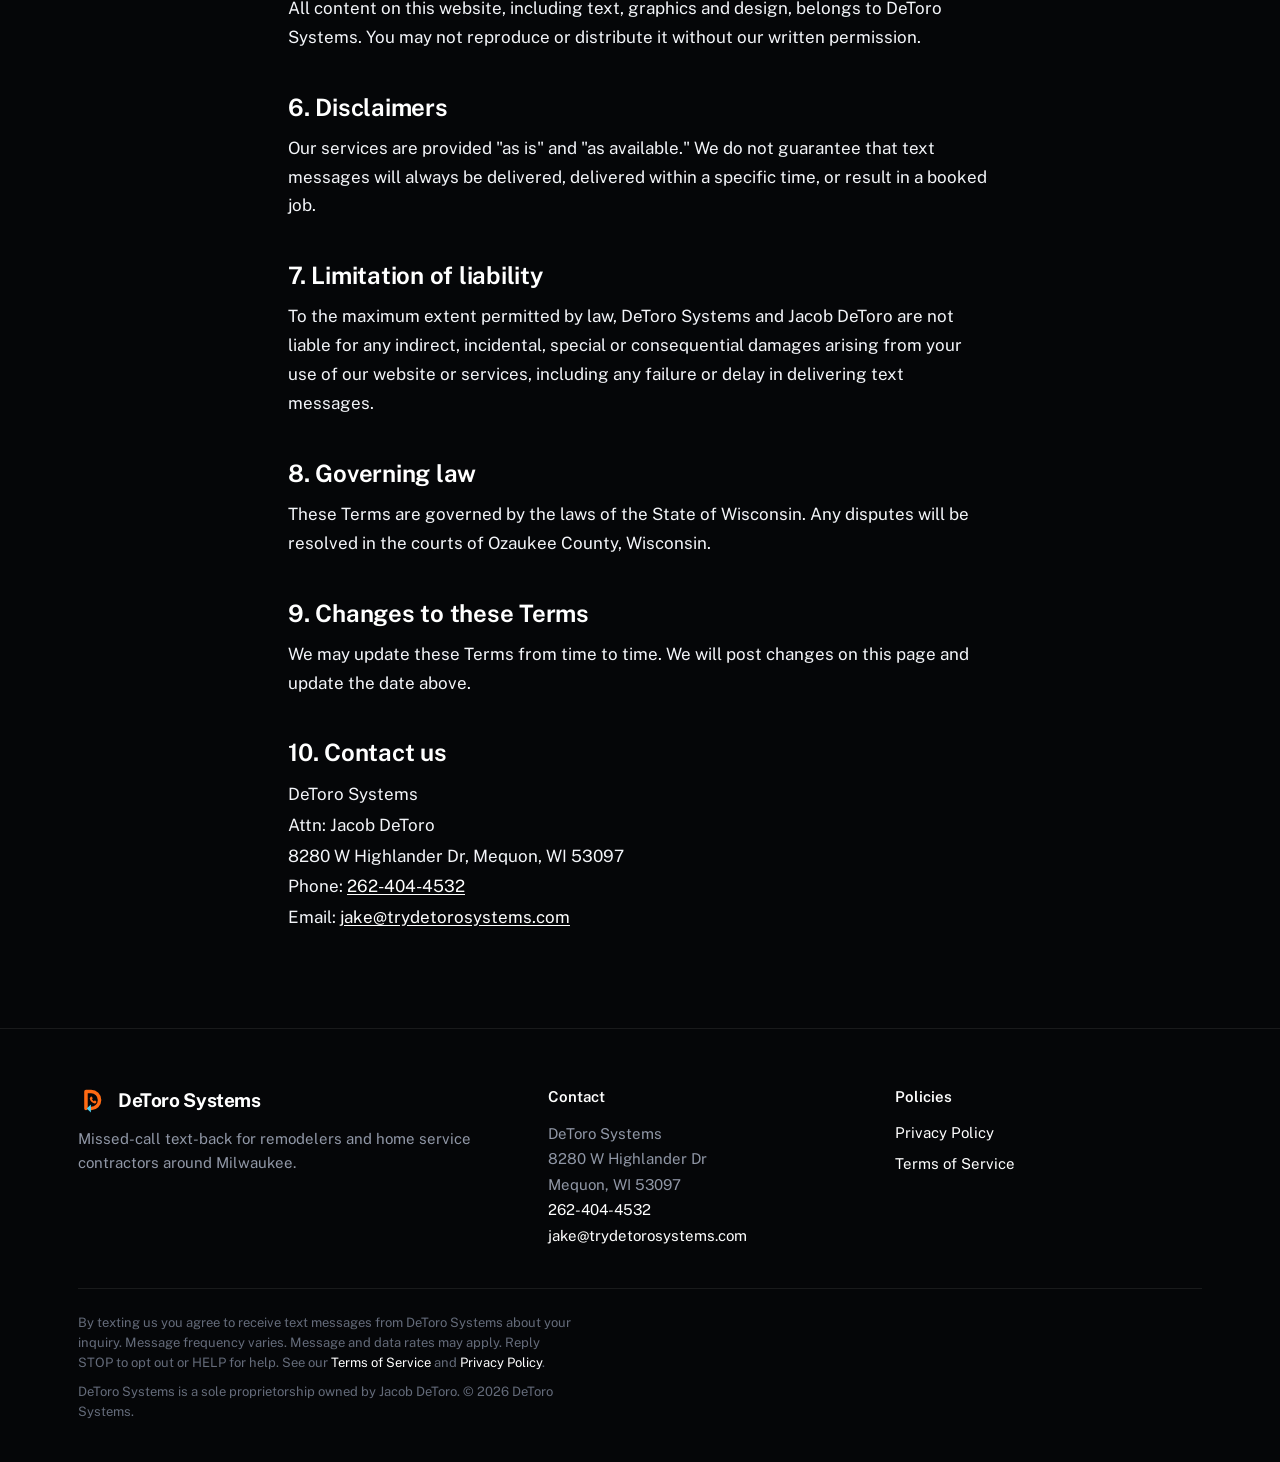
<file: terms.html>
<!doctype html>
<html lang="en">
<head>
<meta charset="utf-8">
<meta name="viewport" content="width=device-width, initial-scale=1">
<title>Terms of Service | DeToro Systems</title>
<meta name="theme-color" content="#050608">
<meta name="description" content="Terms of Service for DeToro Systems, including SMS terms for our text messaging program.">
<link rel="icon" type="image/svg+xml" href="favicon.svg?v=2">
<link rel="apple-touch-icon" href="apple-touch-icon.png?v=2">
<link rel="stylesheet" href="site.css?v=3">
</head>
<body>
<div class="ds-home">
<header class="nav"><div class="wrap">
  <a aria-label="DeToro Systems home" class="brand" href="/"><span class="brand-mark" aria-hidden="true"><svg viewBox="0 0 64 64" width="30" height="30" aria-hidden="true"><path d="M17 50V14h11a18 18 0 0 1 0 36h-3" fill="none" stroke="#FF6A13" stroke-width="7.5" stroke-linecap="round" stroke-linejoin="round"></path><path d="M27.5 41.5 18.5 50l9 8.5z" fill="#4CD3F5"></path><path d="M14.6 10.5c1.4-1 3.3-.8 4.4.5l4.2 5.3c1 1.2.9 3-.1 4.2l-2.6 2.9c1.9 4.2 5.2 7.7 9.4 9.7l2.9-2.5c1.2-1 3-1.1 4.2-.1l5.3 4.3c1.3 1.1 1.5 3 .5 4.4l-2.3 3.3c-1.4 2-4 2.9-6.4 2.1C21.2 41.6 12.4 32.8 9.4 20.9c-.6-2.4.3-5 2.3-6.4z" fill="#FF6A13" transform="translate(21.2 20.5) scale(.42)"></path></svg></span>DeToro Systems</a>
  <nav class="nav-links" aria-label="Main"><a class="plain" href="/#how">How it works</a><a class="plain" href="/#pricing">Pricing</a><a class="plain" href="/#faq">Questions</a><a class="plain" href="/#contact">Contact</a><a class="btn btn-white" href="/#contact">Start free</a></nav>
</div></header>
<main class="legal"><div class="wrap"><h1>Terms of Service</h1><p class="updated">Last updated November 18, 2026</p><p>These Terms of Service ("Terms") govern your use of the website and services of DeToro Systems ("we," "us," or "our"), a sole proprietorship owned by Jacob DeToro, located at 8280 W Highlander Dr, Mequon, WI 53097. By using our website or services, you agree to these Terms.</p><h2>1. Our services</h2><p>DeToro Systems sets up missed-call text-back and lead follow-up systems for local remodelers and home service contractors. When someone calls a client's business and the call isn't answered, the caller receives a text message from that business shortly after.</p><h2>2. Use of our website</h2><p>You may use our website for lawful purposes only. You agree not to use it in any way that could damage, disable or impair the site or interfere with anyone else's use of it.</p><h2>3. Client responsibilities</h2><p>Clients who use our services are responsible for having the right to contact the people whose phone numbers are used with the service, including any required consent, and for the content of messages sent on their behalf and compliance with applicable laws.</p><h2>4. SMS terms</h2><div class="sms"><p><strong>Program.</strong> DeToro Systems sends text messages to people who contact us through our chat widget, by phone or by text, to reply to their inquiry and arrange a call. Messages are conversational and not promotional.</p><p><strong>Message frequency varies.</strong> How many messages you receive depends on your conversation with us.</p><p><strong>Message and data rates may apply.</strong> Standard rates from your mobile carrier may apply.</p><p><strong>Reply STOP to opt out.</strong> You can stop messages at any time by replying STOP. You will get one message confirming you've been unsubscribed.</p><p><strong>Reply HELP for help.</strong> Reply HELP to any message, or contact us at jake@trydetorosystems.com or 262-404-4532.</p><p><strong>Carriers are not liable</strong> for delayed or undelivered messages.</p><p><strong>Privacy.</strong> See our <a href="/privacy">Privacy Policy</a>. We do not share mobile information or opt-in data with third parties for marketing.</p></div><h2>5. Intellectual property</h2><p>All content on this website, including text, graphics and design, belongs to DeToro Systems. You may not reproduce or distribute it without our written permission.</p><h2>6. Disclaimers</h2><p>Our services are provided "as is" and "as available." We do not guarantee that text messages will always be delivered, delivered within a specific time, or result in a booked job.</p><h2>7. Limitation of liability</h2><p>To the maximum extent permitted by law, DeToro Systems and Jacob DeToro are not liable for any indirect, incidental, special or consequential damages arising from your use of our website or services, including any failure or delay in delivering text messages.</p><h2>8. Governing law</h2><p>These Terms are governed by the laws of the State of Wisconsin. Any disputes will be resolved in the courts of Ozaukee County, Wisconsin.</p><h2>9. Changes to these Terms</h2><p>We may update these Terms from time to time. We will post changes on this page and update the date above.</p><h2>10. Contact us</h2><address>DeToro Systems<br>Attn: Jacob DeToro<br>8280 W Highlander Dr, Mequon, WI 53097<br>Phone: <a href="tel:+12624044532">262-404-4532</a><br>Email: <a href="mailto:jake@trydetorosystems.com">jake@trydetorosystems.com</a></address></div></main>
<footer><div class="wrap">
  <div><a class="brand" href="/"><span class="brand-mark" aria-hidden="true"><svg viewBox="0 0 64 64" width="30" height="30" aria-hidden="true"><path d="M17 50V14h11a18 18 0 0 1 0 36h-3" fill="none" stroke="#FF6A13" stroke-width="7.5" stroke-linecap="round" stroke-linejoin="round"></path><path d="M27.5 41.5 18.5 50l9 8.5z" fill="#4CD3F5"></path><path d="M14.6 10.5c1.4-1 3.3-.8 4.4.5l4.2 5.3c1 1.2.9 3-.1 4.2l-2.6 2.9c1.9 4.2 5.2 7.7 9.4 9.7l2.9-2.5c1.2-1 3-1.1 4.2-.1l5.3 4.3c1.3 1.1 1.5 3 .5 4.4l-2.3 3.3c-1.4 2-4 2.9-6.4 2.1C21.2 41.6 12.4 32.8 9.4 20.9c-.6-2.4.3-5 2.3-6.4z" fill="#FF6A13" transform="translate(21.2 20.5) scale(.42)"></path></svg></span>DeToro Systems</a><p>Missed-call text-back for remodelers and home service contractors around Milwaukee.</p></div>
  <div><h4>Contact</h4><address>DeToro Systems<br>8280 W Highlander Dr<br>Mequon, WI 53097<br><a href="tel:+12624044532">262-404-4532</a><br><a href="mailto:jake@trydetorosystems.com">jake@trydetorosystems.com</a></address></div>
  <div><h4>Policies</h4><ul><li><a href="/privacy">Privacy Policy</a></li><li><a href="/terms">Terms of Service</a></li></ul></div>
  <div class="fine"><p>By texting us you agree to receive text messages from DeToro Systems about your inquiry. Message frequency varies. Message and data rates may apply. Reply STOP to opt out or HELP for help. See our <a href="/terms">Terms of Service</a> and <a href="/privacy">Privacy Policy</a>.</p><p>DeToro Systems is a sole proprietorship owned by Jacob DeToro. © 2026 DeToro Systems.</p></div>
</div></footer>
</div>
</body>
</html>
</file>
<file: home.css>
/* DeToro Systems homepage. Hand-written, no build step.
   Orange means a missed call. Cyan means the text that answers it. */

@font-face{font-family:"Big Shoulders Display";src:url("fonts/big-shoulders-display.woff2") format("woff2");font-weight:100 900;font-display:swap}
@font-face{font-family:"Public Sans";src:url("fonts/public-sans.woff2") format("woff2");font-weight:100 900;font-display:swap}

:root{
  --ink:#050608;
  --slate:#0f1218;
  --rule:#252932;
  --chalk:#f1efe9;
  --ash:#9ba1ad;
  --hivis:#ff6a13;
  --signal:#4cd3f5;
  --display:"Big Shoulders Display","Arial Narrow",Impact,sans-serif;
  --body:"Public Sans",system-ui,-apple-system,"Segoe UI",sans-serif;
  --wrap:1160px;
  --gutter:clamp(20px,4vw,40px);
}

*,*::before,*::after{box-sizing:border-box}
html{background:var(--ink);-webkit-text-size-adjust:100%;scroll-behavior:smooth;scroll-padding-top:88px}
body{margin:0;background:var(--ink);color:var(--chalk);font-family:var(--body);font-size:18px;line-height:1.6;-webkit-font-smoothing:antialiased;text-rendering:optimizeLegibility}
h1,h2,h3,p,ol,ul,dl,dd,figure,address{margin:0;padding:0}
ol,ul{list-style:none}
address{font-style:normal}
a{color:inherit}
img,video,iframe{display:block;max-width:100%}
:focus-visible{outline:2px solid var(--signal);outline-offset:3px;border-radius:4px}

.wrap{max-width:var(--wrap);margin:0 auto;padding:0 var(--gutter)}

h1,h2{font-family:var(--display);font-weight:800;text-transform:uppercase;letter-spacing:.004em;color:#fff}
h1{font-size:clamp(44px,13.2vw,104px);line-height:.92}
h2{font-size:clamp(42px,5.6vw,72px);line-height:.9;max-width:12ch}
h3{font-size:20px;font-weight:650;line-height:1.3;color:#fff}
p{max-width:60ch}
.quiet{color:var(--ash)}
.text-link{color:#fff;text-decoration:underline;text-decoration-color:#5a606c;text-underline-offset:4px;text-decoration-thickness:1.5px}
.text-link:hover{text-decoration-color:var(--hivis)}

/* Buttons */
.btn{display:inline-flex;align-items:center;justify-content:center;min-height:54px;padding:0 24px;border-radius:8px;font:650 17px/1 var(--body);text-decoration:none;white-space:nowrap;border:1.5px solid transparent;transition:background-color .15s,border-color .15s}
.btn-primary{background:var(--hivis);color:#0b0603}
.btn-primary:hover{background:#ff8540}
.btn-quiet{border-color:#3b404b;color:#fff}
.btn-quiet:hover{border-color:var(--chalk)}

/* Top bar */
.top{position:sticky;top:0;z-index:20;background:var(--ink);border-bottom:1px solid var(--rule)}
.top .wrap{display:flex;align-items:center;justify-content:space-between;gap:20px;height:68px}
.brand{display:flex;align-items:center;gap:10px;font-weight:700;font-size:18px;letter-spacing:-.01em;color:#fff;text-decoration:none;white-space:nowrap}
.brand svg{width:30px;height:30px;flex:none}
.top-nav{display:flex;align-items:center;gap:28px}
.top-nav a.plain{font-size:16px;font-weight:500;color:#c8ccd4;text-decoration:none}
.top-nav a.plain:hover{color:#fff}
.top-nav .tel{font-variant-numeric:tabular-nums;font-weight:650;color:#fff}
.top-nav .btn{min-height:42px;padding:0 18px;font-size:15px}

/* Hero */
.hero{padding:clamp(40px,6vw,80px) 0 clamp(56px,8vw,104px);overflow:hidden}
.hero .wrap{display:grid;grid-template-columns:minmax(0,1fr) 356px;column-gap:clamp(32px,6vw,88px);align-items:center}
.hero h1{margin-bottom:clamp(24px,3vw,36px)}
.hero h1 span{display:block;white-space:nowrap}
.hero .lead{font-size:clamp(19px,1.7vw,22px);line-height:1.5;color:#dcdad4;max-width:36ch}
.actions{display:flex;flex-wrap:wrap;gap:12px;margin-top:32px}
.hero .terms{margin-top:22px;font-size:16px;line-height:1.55;color:var(--ash);max-width:48ch}

.proof{position:relative;justify-self:end;width:100%}
.proof::before{content:"";position:absolute;left:50%;top:46%;width:900px;height:900px;transform:translate(-50%,-50%);pointer-events:none;background:url("data:image/svg+xml,%3Csvg xmlns='http://www.w3.org/2000/svg' viewBox='0 0 860 860' fill='none' stroke='%23ff6a13'%3E%3Ccircle cx='430' cy='430' r='250' stroke-opacity='.34'/%3E%3Ccircle cx='430' cy='430' r='340' stroke-opacity='.2'/%3E%3Ccircle cx='430' cy='430' r='429' stroke-opacity='.1'/%3E%3C/svg%3E") center/contain no-repeat}
.proof video{position:relative;width:100%;height:auto;aspect-ratio:9/16;border-radius:26px;background:#0c0f14;box-shadow:0 0 0 1px #2c313b,0 40px 80px -30px #000}
.proof figcaption{position:relative;margin-top:18px;font-size:15px;line-height:1.45;color:var(--ash);text-align:center}

/* Bands: heading on the left, content on the right */
.band{border-top:1px solid var(--rule);padding:clamp(64px,9vw,124px) 0}
.band .wrap{display:grid;grid-template-columns:minmax(0,5fr) minmax(0,7fr);column-gap:clamp(32px,6vw,88px);row-gap:40px;align-items:start}
.band-head{position:sticky;top:104px}
.band-head p{margin-top:20px;color:var(--ash);max-width:34ch}

/* The call log */
.log{position:relative}
.log li{position:relative;display:grid;grid-template-columns:84px 22px minmax(0,1fr);column-gap:18px;padding-bottom:44px}
.log li:last-child{padding-bottom:0}
.log time{grid-column:1;padding-top:1px;font-size:16px;font-weight:600;font-variant-numeric:tabular-nums;color:var(--ash);text-align:right;white-space:nowrap}
.log .node{grid-column:2;position:relative;justify-self:center;width:14px;height:14px;margin-top:6px;border-radius:50%;background:var(--ink);border:2.5px solid var(--dot,var(--ash));z-index:1}
.log li::before{content:"";position:absolute;left:calc(84px + 18px + 10px);top:20px;bottom:-6px;width:2px;background:var(--line,var(--rule))}
.log li:last-child::before{display:none}
.log .entry{grid-column:3}
.log .entry p{margin-top:6px;color:#c9c7c1}
.log .missed{--dot:var(--hivis);--line:linear-gradient(var(--hivis),var(--signal))}
.log .sent,.log .replied{--dot:var(--signal);--line:var(--signal)}
.log .sent .node,.log .replied .node{background:var(--signal)}
.log .won{--dot:#fff}
.log .won .node{background:#fff}
.bubble{margin-top:14px;max-width:36ch;padding:13px 17px;border-radius:20px;font-size:17px;line-height:1.45}
.bubble.from-you{background:#0c2530;color:#e7f8fd;border-bottom-left-radius:5px}
.bubble.from-them{background:#1a1d24;color:var(--chalk);border-bottom-right-radius:5px;margin-left:auto;margin-right:0}
.log-note{margin-top:36px;padding-left:142px;font-size:15px;color:var(--ash)}

/* Setup */
.steps{counter-reset:step}
.steps li{counter-increment:step;display:grid;grid-template-columns:56px minmax(0,1fr);padding:22px 0;border-top:1px solid var(--rule)}
.steps li:first-child{border-top:0;padding-top:0}
.steps li::before{content:counter(step);font:800 44px/.9 var(--display);color:var(--hivis)}
.steps p{margin-top:6px;color:#c9c7c1}
.sub-head{margin-top:56px;margin-bottom:6px;font-size:20px}
.rows > div{display:grid;grid-template-columns:minmax(0,11rem) minmax(0,1fr);column-gap:24px;padding:18px 0;border-top:1px solid var(--rule)}
.rows > div:first-child{border-top:0}
.rows dt{font-weight:650;color:#fff}
.rows dt small{display:block;margin-top:2px;font-size:14px;font-weight:400;line-height:1.4;color:var(--ash)}
.rows dd{color:#c9c7c1}
.aside{margin-top:22px;font-size:16px;color:var(--ash)}

/* Price */
.price{display:flex;align-items:flex-end;gap:16px;margin-bottom:26px}
.price b{font:800 clamp(112px,17vw,208px)/.76 var(--display);color:#fff;letter-spacing:-.01em}
.price span{padding-bottom:6px;font-size:19px;line-height:1.3;color:var(--ash)}
.checks li{position:relative;padding:14px 0 14px 34px;border-top:1px solid var(--rule);color:#dcdad4}
.checks li::before{content:"";position:absolute;left:4px;top:23px;width:14px;height:7px;border-left:2.5px solid var(--signal);border-bottom:2.5px solid var(--signal);transform:rotate(-45deg)}
.checks strong{color:#fff;font-weight:650}
.price-cta{margin-top:30px}

/* Who */
.who p{font-size:20px;line-height:1.55;color:#dcdad4}
.who .why{font-size:clamp(22px,2.3vw,28px);line-height:1.38;color:#fff;font-weight:500;text-wrap:pretty}
.who .why + p{margin-top:24px}
.who .rows{margin-top:28px}
.who .rows > div:first-child{border-top:1px solid var(--rule)}

/* Questions */
.faq details{border-top:1px solid var(--rule)}
.faq details:first-child{border-top:0}
.faq summary{display:flex;justify-content:space-between;align-items:center;gap:20px;padding:22px 0;font-size:20px;font-weight:650;color:#fff;cursor:pointer;list-style:none}
.faq details:first-child summary{padding-top:0}
.faq summary::-webkit-details-marker{display:none}
.faq summary::after{content:"";flex:none;width:14px;height:14px;background:linear-gradient(var(--hivis),var(--hivis)) center/100% 2.5px no-repeat,linear-gradient(var(--hivis),var(--hivis)) center/2.5px 100% no-repeat;transition:transform .2s}
.faq details[open] summary::after{transform:rotate(45deg)}
.faq details p{padding:0 40px 24px 0;color:#c9c7c1}

/* Contact */
.contact .band-head{position:static}
.contact .mail{display:inline-block;margin-top:28px;font-size:20px;font-weight:650}
.contact .book{margin-top:32px}
.contact .book p{margin-bottom:14px;color:var(--ash)}
.form-card{background:#fff;border-radius:14px;padding:8px}
.form-card iframe{width:100%;height:var(--form-h,760px);border:0;border-radius:8px}

/* Footer */
footer{border-top:1px solid var(--rule);padding:56px 0 44px;font-size:16px;color:var(--ash)}
footer .wrap{display:grid;grid-template-columns:1.4fr 1fr 1fr;gap:40px}
footer .brand{margin-bottom:14px}
footer h3{margin-bottom:10px;font-size:16px}
footer a{color:#fff;text-decoration:none}
footer a:hover{text-decoration:underline}
footer address{line-height:1.7}
footer li{line-height:1.9}
footer .fine{grid-column:1/-1;padding-top:28px;border-top:1px solid var(--rule);font-size:14px;line-height:1.6}
footer .fine p{max-width:none}
footer .fine p + p{margin-top:8px}
footer .fine a{text-decoration:underline}

@media (min-width:901px){
  h1{font-size:min(6.7vw,97px)}
}
@media (max-width:900px){
  body{font-size:17px}
  .top-nav a.plain{display:none}
  .hero .wrap{grid-template-columns:1fr;row-gap:48px}
  .proof{justify-self:center;max-width:340px}
  .proof::before{width:700px;height:700px}
  .band .wrap{grid-template-columns:1fr}
  .band-head{position:static}
  h2{max-width:16ch}
  footer .wrap{grid-template-columns:1fr;gap:28px}
}
@media (max-width:560px){
  .top-nav .tel{display:none}
  .actions .btn{flex:1 1 100%}
  .log li{grid-template-columns:22px minmax(0,1fr);column-gap:14px;padding-bottom:36px}
  .log time{grid-column:2;grid-row:1;text-align:left;margin-bottom:2px}
  .log .node{grid-column:1;grid-row:1}
  .log .entry{grid-column:2;grid-row:2}
  .log li::before{left:10px}
  .log-note{padding-left:36px}
  .rows > div{grid-template-columns:1fr;row-gap:6px}
  .price{flex-direction:column;align-items:flex-start;gap:14px}
  .faq summary{font-size:18px}
  .faq details p{padding-right:0}
}
@media (prefers-reduced-motion:reduce){
  html{scroll-behavior:auto}
  .btn,.faq summary::after{transition:none}
}
</file>
<file: site.css>
*,::after,::before{box-sizing:border-box;margin:0;padding:0;border:0 solid}html{line-height:1.5;-webkit-text-size-adjust:100%}body{margin:0}h1,h2,h3,h4{font-size:inherit;font-weight:inherit}a{color:inherit;text-decoration:inherit}b,strong{font-weight:bolder}ol,ul{list-style:none}svg,iframe{display:block;vertical-align:middle}summary{display:list-item}
:root{--bg:#050608;--card:#0d0f14;--card2:#12151c;--line:#ffffff14;--line2:#ffffff24;--text:#f3f5f9;--muted:#9097a6;--dim:#646b7a;--orange:#ff6a13;--peach:#ffb48a;--cyan:#4cd3f5;--coral:#ff7a6b;--wrap:1180px}html{background:var(--bg);-webkit-text-size-adjust:100%;scroll-behavior:smooth}.ds-home{background:var(--bg);color:var(--text);-webkit-font-smoothing:antialiased;min-height:100vh;font-family:Inter Tight,system-ui,sans-serif;font-size:17px;line-height:1.55}.ds-home *{box-sizing:border-box;margin:0;padding:0}.ds-home a{color:inherit}.ds-home :focus-visible{outline:2px solid var(--cyan);outline-offset:3px;border-radius:6px}.ds-home .wrap{max-width:var(--wrap);margin:0 auto;padding:0 28px}.ds-home h1,.ds-home h2,.ds-home h3{letter-spacing:-.035em;color:#fff;font-weight:600;line-height:1.02}.ds-home h2{font-size:clamp(36px,5vw,60px)}.ds-home h3{letter-spacing:-.02em;font-size:21px;line-height:1.2}.ds-home p{max-width:62ch}.ds-home .grad{background:linear-gradient(100deg, #fff 0%, var(--peach) 45%, var(--orange) 100%);color:#0000;-webkit-background-clip:text;background-clip:text}.ds-home .eyebrow{letter-spacing:.08em;text-transform:uppercase;color:var(--muted);font-size:13px;font-weight:600}.ds-home .lead{color:var(--muted);font-size:20px}.ds-home .center{text-align:center}.ds-home .center p{margin-left:auto;margin-right:auto}.ds-home .btn{font:inherit;white-space:nowrap;border-radius:999px;justify-content:center;align-items:center;gap:8px;padding:13px 24px;font-size:16px;font-weight:600;text-decoration:none;transition:transform .15s,background .15s,border-color .15s;display:inline-flex}.ds-home .btn-white{color:#050608;background:#fff}.ds-home .btn-white:hover{background:#ffe7d9;transform:translateY(-1px)}.ds-home .btn-ghost{border:1px solid var(--line2);color:#fff;background:#ffffff08}.ds-home .btn-ghost:hover{border-color:#ffffff4d}@media (prefers-reduced-motion:reduce){.ds-home .btn{transition:none}.ds-home .btn-white:hover{transform:none}}.ds-home .nav{z-index:30;-webkit-backdrop-filter:blur(14px);backdrop-filter:blur(14px);border-bottom:1px solid var(--line);background:#050608b8;position:sticky;top:0}.ds-home .nav .wrap{justify-content:space-between;align-items:center;gap:16px;height:68px;display:flex}.ds-home .brand{letter-spacing:-.02em;color:#fff;white-space:nowrap;align-items:center;gap:10px;font-size:19px;font-weight:700;text-decoration:none;display:flex}.ds-home .brand-mark{place-items:center;width:30px;height:30px;display:grid}.ds-home .brand-mark svg{width:30px;height:30px}.ds-home .nav-links{align-items:center;gap:30px;display:flex}.ds-home .nav-links a.plain{color:#c9cdd6;font-size:15px;font-weight:500;text-decoration:none}.ds-home .nav-links a.plain:hover{color:#fff}.ds-home .nav .btn{padding:9px 18px;font-size:14px}@media (width<=820px){.ds-home .nav-links a.plain{display:none}}.ds-home .hero{isolation:isolate;text-align:center;padding:120px 0 40px;position:relative;overflow:hidden}.ds-home .hero:before{content:"";z-index:-2;background:radial-gradient(50% 45% at 50% 30%,#ff6a1338,#0000 70%),radial-gradient(35% 35% at 75% 55%,#4cd3f51f,#0000 70%);position:absolute;inset:-10% -10% 0}.ds-home .hero:after{content:"";z-index:-1;background-image:linear-gradient(#ffffff0d 1px,#0000 1px),linear-gradient(90deg,#ffffff0d 1px,#0000 1px);background-size:64px 64px;position:absolute;inset:0;-webkit-mask-image:radial-gradient(60% 55% at 50% 35%,#000,#0000 75%);mask-image:radial-gradient(60% 55% at 50% 35%,#000,#0000 75%)}.ds-home .hero h1{letter-spacing:-.05em;max-width:12ch;margin:0 auto 28px;font-size:clamp(52px,9.5vw,128px);line-height:.98}.ds-home .hero .lead{color:#c3c8d2;max-width:44ch;margin:0 auto 34px;font-size:clamp(18px,2vw,22px)}.ds-home .cta-row{flex-wrap:wrap;justify-content:center;gap:12px;display:flex}.ds-home .hero-note{max-width:none;color:var(--muted);margin:18px auto 0;font-size:14px}.ds-home .hero-note a{color:#fff;white-space:nowrap;border-bottom:1px solid var(--line2);font-weight:600;text-decoration:none}.ds-home .stage{border:1px solid var(--line);background:linear-gradient(#0b0d12,#07080b);border-radius:28px;width:min(100%,920px);margin:72px auto 0;padding:56px 24px 0;position:relative;overflow:hidden}.ds-home .stage:before{content:"";pointer-events:none;background:radial-gradient(circle,#ff6a132e,#4cd3f50f 45%,#0000 70%);width:620px;height:620px;position:absolute;top:40%;left:50%;transform:translate(-50%,-50%)}.ds-home .phone-zone{place-items:center;display:grid;position:relative}.ds-home .ring{border:1.5px solid var(--orange);opacity:0;pointer-events:none;border-radius:50%;width:300px;height:300px;margin:-150px 0 0 -150px;position:absolute;top:45%;left:50%}.ds-home .play-rings .ring{animation:2.2s ease-out forwards ring}.ds-home .play-rings .r2{animation-delay:.35s}.ds-home .play-rings .r3{animation-delay:.7s}@keyframes ring{0%{opacity:.7;transform:scale(.55)}to{opacity:0;transform:scale(2)}}.ds-home .phone{background:#030405;border:1px solid #ffffff1f;border-bottom:0;border-radius:46px 46px 0 0;width:310px;max-width:100%;min-height:560px;margin-bottom:0;padding:12px 12px 0;position:relative}.ds-home .screen{text-align:left;background:#fff;border-radius:36px 36px 0 0;flex-direction:column;height:100%;min-height:548px;font-family:-apple-system,blinkmacsystemfont,Segoe UI,roboto,sans-serif;display:flex;overflow:hidden}.ds-home .status{color:#000;justify-content:space-between;padding:14px 26px 6px;font-size:13px;font-weight:600;display:flex}.ds-home .thread-head{text-align:center;border-bottom:1px solid #eee;padding:6px 12px 12px}.ds-home .avatar{color:#fff;background:#c9d1d6;border-radius:50%;place-items:center;width:44px;height:44px;margin:0 auto 4px;font-size:16px;font-weight:700;display:grid}.ds-home .thread-head b{color:#000;font-size:13px;font-weight:600}.ds-home .thread{flex-direction:column;flex:1;gap:8px;padding:14px 12px;font-size:15px;line-height:1.35;display:flex}.ds-home .call-card{color:#8a8f93;align-self:center;align-items:center;gap:8px;margin:4px 0 6px;font-size:12.5px;display:flex}.ds-home .call-card .dot{background:#fbe9e6;border-radius:50%;place-items:center;width:22px;height:22px;display:grid}.ds-home .call-card .dot svg{width:12px;height:12px}.ds-home .call-card strong{color:#c2412d;font-weight:600}.ds-home .stamp{color:#8a8f93;align-self:center;font-size:11.5px}.ds-home .bubble{border-radius:19px;max-width:82%;padding:9px 13px}.ds-home .in{color:#000;background:#e9e9eb;border-bottom-left-radius:6px;align-self:flex-start}.ds-home .out{color:#fff;background:#34a853;border-bottom-right-radius:6px;align-self:flex-end}.ds-home .typing{background:#e9e9eb;border-radius:19px;align-self:flex-start;gap:4px;padding:12px 14px;display:flex}.ds-home .typing i{background:#9a9ea1;border-radius:50%;width:7px;height:7px;display:block}.ds-home .step{opacity:0;transform:translateY(8px)}.ds-home .play .step{animation:.45s forwards pop}.ds-home .play .s1{animation-delay:.4s}.ds-home .play .s2{animation-delay:1.3s}.ds-home .play .s3{animation-name:popout;animation-duration:1.4s;animation-delay:2s}.ds-home .play .s4{animation-delay:3.2s}.ds-home .play .s5{animation-delay:4.6s}.ds-home .play .s6{animation-delay:5.3s}.ds-home .play .s7{animation-delay:6.1s}.ds-home .thread{transition:opacity .4s}.ds-home .thread.fading{opacity:0}.ds-home .typing i{animation:1s infinite blink}.ds-home .typing i:nth-child(2){animation-delay:.15s}.ds-home .typing i:nth-child(3){animation-delay:.3s}@keyframes pop{to{opacity:1;transform:none}}@keyframes popout{0%{opacity:0;transform:translateY(8px)}20%,75%{opacity:1;transform:none}to{opacity:0;height:0;margin:-8px 0 0;padding:0}}@keyframes blink{0%,to{opacity:.35}50%{opacity:1}}@media (prefers-reduced-motion:reduce){.ds-home .step{opacity:1;transform:none}.ds-home .play .step,.ds-home .play-rings .ring{animation:none}.ds-home .s3{display:none}.ds-home .typing i{animation:none}}.ds-home .trades{border-top:1px solid var(--line);border-bottom:1px solid var(--line);z-index:1;background:var(--bg);margin-top:0;padding:22px 0;position:relative;overflow:hidden}.ds-home .trades-track{gap:56px;width:max-content;animation:40s linear infinite slide;display:flex}.ds-home .trades span{letter-spacing:-.02em;color:#5e6574;white-space:nowrap;font-size:22px;font-weight:600}@keyframes slide{to{transform:translate(-50%)}}@media (prefers-reduced-motion:reduce){.ds-home .trades-track{flex-wrap:wrap;justify-content:center;width:auto;animation:none}}.ds-home section{padding:120px 0}.ds-home .head{margin-bottom:56px}.ds-home .head .eyebrow{margin-bottom:16px;display:block}.ds-home .head p{margin-top:18px}.ds-home .stats{grid-template-columns:1fr 1fr;gap:20px;display:grid}.ds-home .stat{background:var(--card);border:1px solid var(--line);border-radius:24px;padding:40px}.ds-home .stat .num{letter-spacing:-.05em;font-size:clamp(72px,10vw,128px);font-weight:600;line-height:1}.ds-home .stat p{color:#c3c8d2;max-width:36ch;margin-top:14px;font-size:18px}.ds-home .src{color:var(--dim);margin-top:14px;font-size:13px;display:block}.ds-home .src a{color:#c9cdd6}.ds-home .stat-close{letter-spacing:-.02em;text-align:center;margin:36px auto 0;font-size:22px;font-weight:600}@media (width<=760px){.ds-home .stats{grid-template-columns:1fr}.ds-home .stat{padding:28px}}.ds-home .flow{align-items:stretch;gap:12px;margin-bottom:56px;list-style:none;display:flex}.ds-home .flow-card{background:var(--card);border:1px solid var(--line);border-radius:20px;flex:1;align-content:start;gap:12px;padding:24px 20px;display:grid}.ds-home .flow-card.highlight{border-color:#4cd3f573;box-shadow:0 0 60px -24px #4cd3f58c}.ds-home .flow-icon{background:#ff6a131a;border:1px solid #ff6a134d;border-radius:12px;place-items:center;width:40px;height:40px;display:grid}.ds-home .flow-icon svg{width:22px;height:22px}.ds-home .flow-card h3{font-size:18px}.ds-home .flow-card p{color:var(--muted);font-size:15px}.ds-home .flow-arrow{flex:none;place-items:center;width:44px;display:grid}.ds-home .flow-arrow svg{width:44px;height:14px}@media (width<=760px){.ds-home .flow{flex-direction:column;gap:8px}.ds-home .flow-arrow{width:28px;height:28px;margin:0 auto;transform:rotate(90deg)}}.ds-home .compat-head{text-align:center;margin-bottom:32px}.ds-home .compat-head h3{color:#fff;font-size:clamp(24px,3vw,32px)}.ds-home .compat{grid-template-columns:repeat(3,1fr);gap:20px;display:grid}.ds-home .compat-card{background:var(--card);border:1px solid var(--line);border-radius:20px;padding:28px}.ds-home .compat-card h4{color:#fff;margin-bottom:6px;font-size:18px;font-weight:600}.ds-home .compat-card .compat-sub{color:var(--peach);margin-bottom:14px;font-size:14px}.ds-home .compat-card p{color:var(--muted);font-size:15px}@media (width<=860px){.ds-home .compat{grid-template-columns:1fr}}.ds-home .note{color:var(--muted);text-align:center;max-width:60ch;margin:28px auto 0;font-size:15px}.ds-home .how-steps{grid-template-columns:repeat(4,1fr);gap:20px;margin-bottom:28px;list-style:none;display:grid}.ds-home .how-steps li{background:var(--card);border:1px solid var(--line);border-radius:24px;padding:32px 28px}.ds-home .how-num{width:44px;height:44px;color:var(--orange);border:1px solid #ff6a1399;border-radius:12px;place-items:center;margin-bottom:20px;font-size:20px;font-weight:600;display:grid}.ds-home .how-steps h3{margin-bottom:8px;font-size:19px}.ds-home .how-steps p{color:var(--muted);font-size:15px}.ds-home .how-note{text-align:center;color:var(--muted);max-width:60ch;margin:0 auto;font-size:16px}@media (width<=860px){.ds-home .how-steps{grid-template-columns:1fr}}.ds-home .bento{grid-template-columns:1fr 1fr;gap:20px;display:grid}.ds-home .card{background:var(--card);border:1px solid var(--line);border-radius:24px;padding:14px 14px 30px;overflow:hidden}.ds-home .vis{border:1px solid var(--line);background:radial-gradient(70% 80% at 50% 40%,#1a1d26,#0a0b0f);border-radius:16px;place-items:center;height:240px;margin-bottom:24px;display:grid;position:relative;overflow:hidden}.ds-home .card h3,.ds-home .card p{padding:0 16px}.ds-home .card p{color:var(--muted);margin-top:8px;font-size:16px}@media (width<=860px){.ds-home .bento{grid-template-columns:1fr}}.ds-home .v-bubble{color:#000;background:#e9e9eb;border-radius:20px 20px 20px 6px;max-width:270px;padding:12px 16px;font-family:-apple-system,blinkmacsystemfont,Segoe UI,roboto,sans-serif;font-size:14px;box-shadow:0 20px 50px -20px #000c}.ds-home .v-tag{color:#c9cdd6;border:1px solid var(--line2);background:#ffffff0a;border-radius:999px;padding:5px 11px;font-size:12px;position:absolute;top:22px;left:22px}.ds-home .v-tag b{color:var(--orange)}.ds-home .v-fwd{align-items:center;gap:14px;display:flex}.ds-home .pill{border:1px solid var(--line2);text-align:center;background:#ffffff0a;border-radius:14px;padding:12px 16px}.ds-home .pill small{color:var(--dim);text-transform:uppercase;letter-spacing:.08em;margin-bottom:4px;font-size:11px;display:block}.ds-home .pill b{color:#fff;font-size:15px;font-weight:600}.ds-home .pill.hot{border-color:#ff6a1399;box-shadow:0 0 40px -12px #ff6a13b3}.ds-home .arrow{color:var(--muted);text-align:center;font-size:13px;line-height:1.2}.ds-home .arrow svg{width:44px;height:14px;margin:0 auto 4px;display:block}.ds-home .v-notes{gap:10px;width:min(300px,86%);display:grid}.ds-home .note-card{border:1px solid var(--line);color:#e3e6ec;-webkit-backdrop-filter:blur(6px);backdrop-filter:blur(6px);background:#ffffff12;border-radius:14px;align-items:center;gap:10px;padding:10px 12px;font-size:13px;display:flex}.ds-home .note-card i{background:var(--orange);border-radius:8px;flex:none;place-items:center;width:26px;height:26px;display:grid}.ds-home .note-card i svg{width:16px;height:16px}.ds-home .note-card:nth-child(2){opacity:.75;transform:scale(.97)}.ds-home .note-card:nth-child(3){opacity:.45;transform:scale(.94)}.ds-home .v-shield{place-items:center;gap:16px;display:grid}.ds-home .shield{border:1px solid var(--line2);background:#ffffff0f;border-radius:22px;place-items:center;width:76px;height:76px;display:grid;box-shadow:0 0 60px -10px #4cd3f573}.ds-home .shield svg{width:38px;height:38px}.ds-home .chips{flex-wrap:wrap;justify-content:center;gap:8px;max-width:320px;display:flex}.ds-home .chips span{color:#c9cdd6;border:1px solid var(--line2);border-radius:999px;padding:5px 11px;font-size:12px}.ds-home .steps{counter-reset:s;grid-template-columns:repeat(3,1fr);gap:20px;list-style:none;display:grid}.ds-home .steps li{counter-increment:s;background:var(--card);border:1px solid var(--line);border-radius:24px;padding:32px}.ds-home .steps li:before{content:counter(s);width:40px;height:40px;color:var(--orange);border:1px solid #ff6a1399;border-radius:12px;place-items:center;margin-bottom:22px;font-weight:600;display:grid}.ds-home .steps p{color:var(--muted);margin-top:8px;font-size:16px}@media (width<=860px){.ds-home .steps{grid-template-columns:1fr}}.ds-home .who{grid-template-columns:1fr 1fr;align-items:stretch;gap:20px;display:grid}.ds-home .who-copy{background:var(--card);border:1px solid var(--line);border-radius:24px;padding:40px}.ds-home .who-copy p{color:#c3c8d2;margin-top:16px;font-size:18px}.ds-home .facts{background:var(--card);border:1px solid var(--line);border-radius:24px;padding:12px 32px;list-style:none}.ds-home .facts li{border-bottom:1px solid var(--line);grid-template-columns:120px 1fr;gap:12px;padding:16px 0;display:grid}.ds-home .facts li:last-child{border-bottom:0}.ds-home .facts b{font-weight:600}.ds-home .facts span{color:var(--muted)}.ds-home .facts a{color:#fff}@media (width<=860px){.ds-home .who{grid-template-columns:1fr}.ds-home .facts li{grid-template-columns:1fr;gap:2px}}.ds-home .offer{text-align:center;background:radial-gradient(60% 90% at 50% 0%, #ff6a1338, transparent 70%), var(--card);border:1px solid #ff6a1359;border-radius:28px;padding:64px 40px;position:relative;overflow:hidden}.ds-home .offer p{color:#c3c8d2;max-width:52ch;margin:18px auto 30px;font-size:19px}.ds-home .faq{max-width:820px;margin:0 auto}.ds-home .faq details{border-bottom:1px solid var(--line)}.ds-home .faq summary{cursor:pointer;padding:24px 44px 24px 0;font-size:19px;font-weight:600;list-style:none;position:relative}.ds-home .faq summary::-webkit-details-marker{display:none}.ds-home .faq summary:after{content:"+";color:var(--orange);font-size:26px;font-weight:400;position:absolute;top:50%;right:6px;transform:translateY(-50%)}.ds-home .faq details[open] summary:after{content:"−"}.ds-home .faq details p{color:var(--muted);padding:0 0 24px}.ds-home .contact{border:1px solid var(--line);background:radial-gradient(60% 70% at 15% 20%,#ffb48a2e,#0000 70%),radial-gradient(60% 80% at 85% 90%,#4cd3f524,#0000 70%),radial-gradient(70% 70% at 40% 100%,#ff6a1338,#0000 70%),#0a0b10;border-radius:28px;grid-template-columns:1fr 1fr;align-items:start;gap:56px;padding:72px 56px;display:grid;position:relative;overflow:visible}.ds-home .contact .tag{color:#e3e6ec;border:1px solid var(--line2);background:#ffffff14;border-radius:10px;align-items:center;gap:8px;margin-bottom:22px;padding:7px 12px;font-size:14px;display:inline-flex}.ds-home .contact h2 em{font-style:italic;font-weight:500}.ds-home .contact .lead{color:#c3c8d2;margin-top:22px;font-size:18px}.ds-home .contact .mail{color:#fff;align-items:center;gap:10px;margin-top:36px;font-size:18px;text-decoration:none;display:inline-flex}.ds-home .book-line{color:var(--muted);max-width:none;margin-top:24px;font-size:15px}.ds-home .book-btn{margin-top:10px}.ds-home .embed-card{background:#fff;border-radius:16px;justify-self:center;width:100%;max-width:560px;height:auto;padding:8px;overflow:visible}.ds-home .embed-card iframe{border:none;border-radius:10px;width:100%;height:var(--form-h,760px);display:block}@media (width<=900px){.ds-home .contact{grid-template-columns:1fr;padding:40px 20px;overflow:visible}.ds-home .embed-card{justify-self:center;margin:0 auto}}.ds-home footer{border-top:1px solid var(--line);color:var(--muted);padding:56px 0 40px;font-size:15px}.ds-home footer .wrap{grid-template-columns:1.4fr 1fr 1fr;gap:40px;display:grid}.ds-home footer h4{color:#fff;margin-bottom:12px;font-size:15px;font-weight:600}.ds-home footer a{color:#fff;text-decoration:none}.ds-home footer a:hover{text-decoration:underline}.ds-home footer ul{gap:8px;list-style:none;display:grid}.ds-home footer address{font-style:normal;line-height:1.7}.ds-home footer .brand{margin-bottom:12px}.ds-home .fine{border-top:1px solid var(--line);color:var(--dim);grid-column:1/-1;gap:8px;padding-top:24px;font-size:13px;display:grid}@media (width<=860px){.ds-home footer .wrap{grid-template-columns:1fr}}@media (width<=600px){.ds-home section{padding:84px 0}.ds-home .hero{padding-top:84px}.ds-home .stage{padding-top:40px}.ds-home .phone{width:280px;min-height:504px}.ds-home .screen{min-height:492px}.ds-home .thread,.ds-home .bubble{font-size:14px}}.ds-home .stage-caption{text-align:center;color:#646b7a;max-width:none;margin:18px auto 0;font-size:13px}@media (hover:hover) and (prefers-reduced-motion:no-preference){.ds-home .stat,.ds-home .flow-card,.ds-home .compat-card,.ds-home .card,.ds-home .steps li,.ds-home .how-steps li,.ds-home .who-copy,.ds-home .facts,.ds-home .offer{transition:transform .25s,border-color .25s,box-shadow .25s}.ds-home .stat:hover,.ds-home .flow-card:hover,.ds-home .compat-card:hover,.ds-home .card:hover,.ds-home .steps li:hover,.ds-home .how-steps li:hover,.ds-home .who-copy:hover,.ds-home .facts:hover,.ds-home .offer:hover{border-color:#ffffff38;transform:translateY(-4px);box-shadow:0 24px 60px -30px #ff6a1373}.ds-home .flow-card.highlight{transition:transform .25s,border-color .25s,box-shadow .25s;box-shadow:0 0 60px -24px #4cd3f58c}.ds-home .flow-card.highlight:hover{border-color:#4cd3f599;transform:translateY(-4px);box-shadow:0 24px 70px -24px #4cd3f5b3}.ds-home .card:hover .vis>*{transition:transform .35s;transform:scale(1.04)}.ds-home .card .vis>*{transition:transform .35s}.ds-home .pill,.ds-home .note-card,.ds-home .chips span{transition:transform .25s,border-color .25s}.ds-home .pill:hover,.ds-home .note-card:hover,.ds-home .chips span:hover{border-color:#ffb48a99;transform:translateY(-2px)}.ds-home .trades span{transition:color .25s}.ds-home .trades span:hover{color:#fff}.ds-home .faq summary{transition:color .25s}.ds-home .faq summary:hover{color:#ffb48a}.ds-home .stage{transition:border-color .25s}.ds-home .stage:hover{border-color:#ffffff29}}.ds-home .legal{padding:72px 0 96px;font-family:Inter Tight,system-ui,sans-serif}.ds-home .legal .wrap{max-width:760px}.ds-home .legal h1{letter-spacing:-.035em;margin-bottom:14px;font-size:clamp(40px,6vw,56px);font-weight:600}.ds-home .legal .updated{color:var(--muted);margin-bottom:40px;font-size:16px}.ds-home .legal h2{letter-spacing:-.02em;color:#fff;margin-top:40px;margin-bottom:12px;font-size:24px;font-weight:600;line-height:1.2}.ds-home .legal p{color:var(--text);max-width:none;margin-bottom:14px;font-size:17px;line-height:1.7}.ds-home .legal ul{margin-bottom:14px;padding-left:1.4rem;list-style:outside}.ds-home .legal ul li{color:var(--text);margin-bottom:8px;font-size:17px;line-height:1.7}.ds-home .legal a{color:#fff;text-underline-offset:2px;text-decoration:underline}.ds-home .legal a:hover{color:var(--muted)}.ds-home .legal address{color:var(--text);font-size:17px;font-style:normal;line-height:1.8}.ds-home .legal .key,.ds-home .legal .sms{background:var(--card);border:1px solid var(--line);border-left:4px solid var(--orange);border-radius:10px;margin:18px 0 24px;padding:20px 22px}.ds-home .legal .sms p{margin-bottom:10px}.ds-home .legal .sms p:last-child{margin-bottom:0}.ds-home .legal .sms strong{color:#fff;font-weight:700}

/* 2026-11-25: shared pages pick up the homepage type and buttons */
@font-face{font-family:"Big Shoulders Display";src:url("fonts/big-shoulders-display.woff2") format("woff2");font-weight:100 900;font-display:swap}
@font-face{font-family:"Public Sans";src:url("fonts/public-sans.woff2") format("woff2");font-weight:100 900;font-display:swap}
.ds-home,.ds-home .legal{font-family:"Public Sans",system-ui,-apple-system,"Segoe UI",sans-serif}
.ds-home h1,.ds-home h2{font-family:"Big Shoulders Display","Arial Narrow",Impact,sans-serif;font-weight:800;text-transform:uppercase;letter-spacing:.004em;line-height:.92}
.ds-home .legal h1{letter-spacing:.004em;font-weight:800;font-size:clamp(48px,7vw,80px)}
.ds-home .legal h2{font-family:"Public Sans",system-ui,sans-serif;text-transform:none;font-weight:650;letter-spacing:-.01em;line-height:1.25}
.ds-home .demo-hero h1{letter-spacing:.004em;line-height:.92;font-size:clamp(46px,7.6vw,96px);max-width:14ch}
.ds-home .btn{border-radius:8px}
.ds-home .btn-white{background:var(--orange);color:#0b0603}
.ds-home .btn-white:hover{background:#ff8540;transform:none}
.ds-home .nav{background:var(--bg);-webkit-backdrop-filter:none;backdrop-filter:none}
.ds-home .real{padding:88px 0 8px;text-align:center}
.ds-home .real h2{margin:0 auto 16px;font-size:clamp(40px,5.4vw,64px)}
.ds-home .real .lead{margin:0 auto 32px;max-width:44ch;color:#c3c8d2;font-size:clamp(17px,1.8vw,20px)}
.ds-home .real video{display:block;width:min(100%,340px);height:auto;margin:0 auto;border-radius:22px;border:1px solid var(--line2);background:#050608}
</file>
